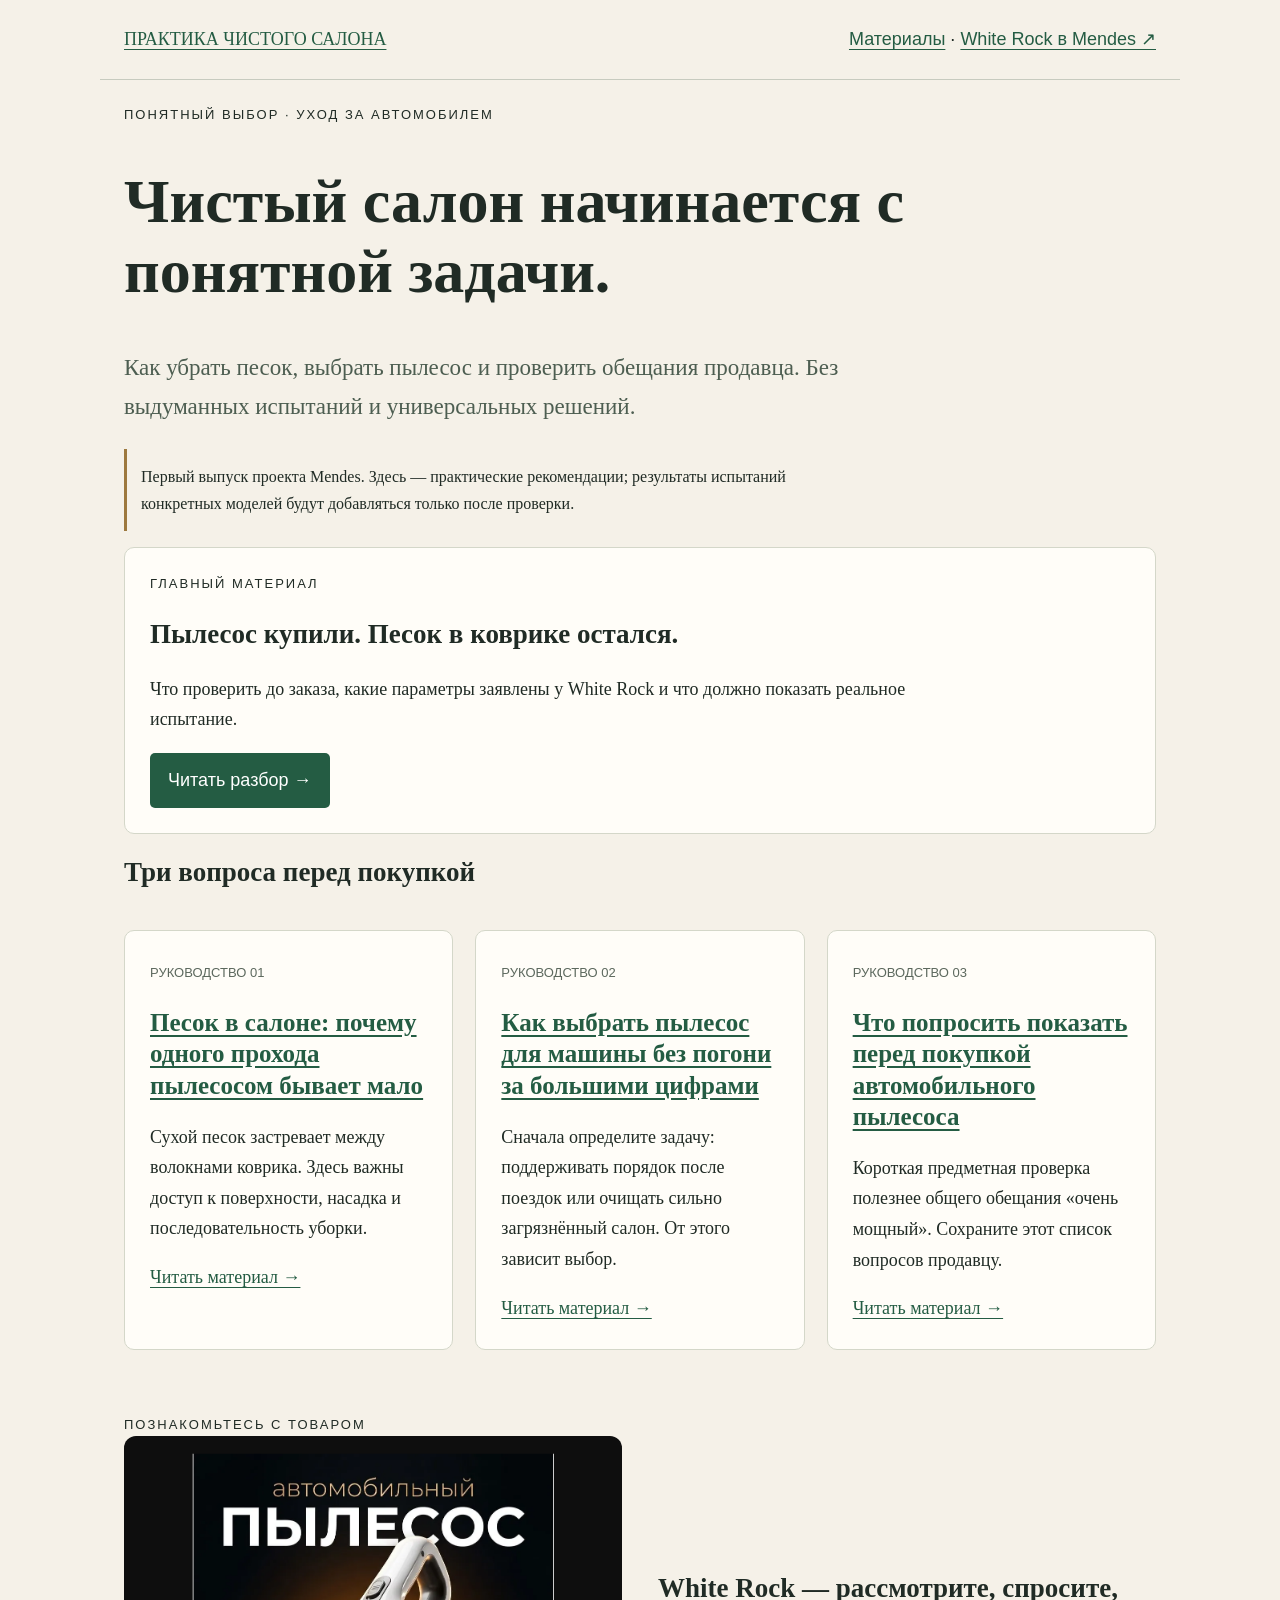
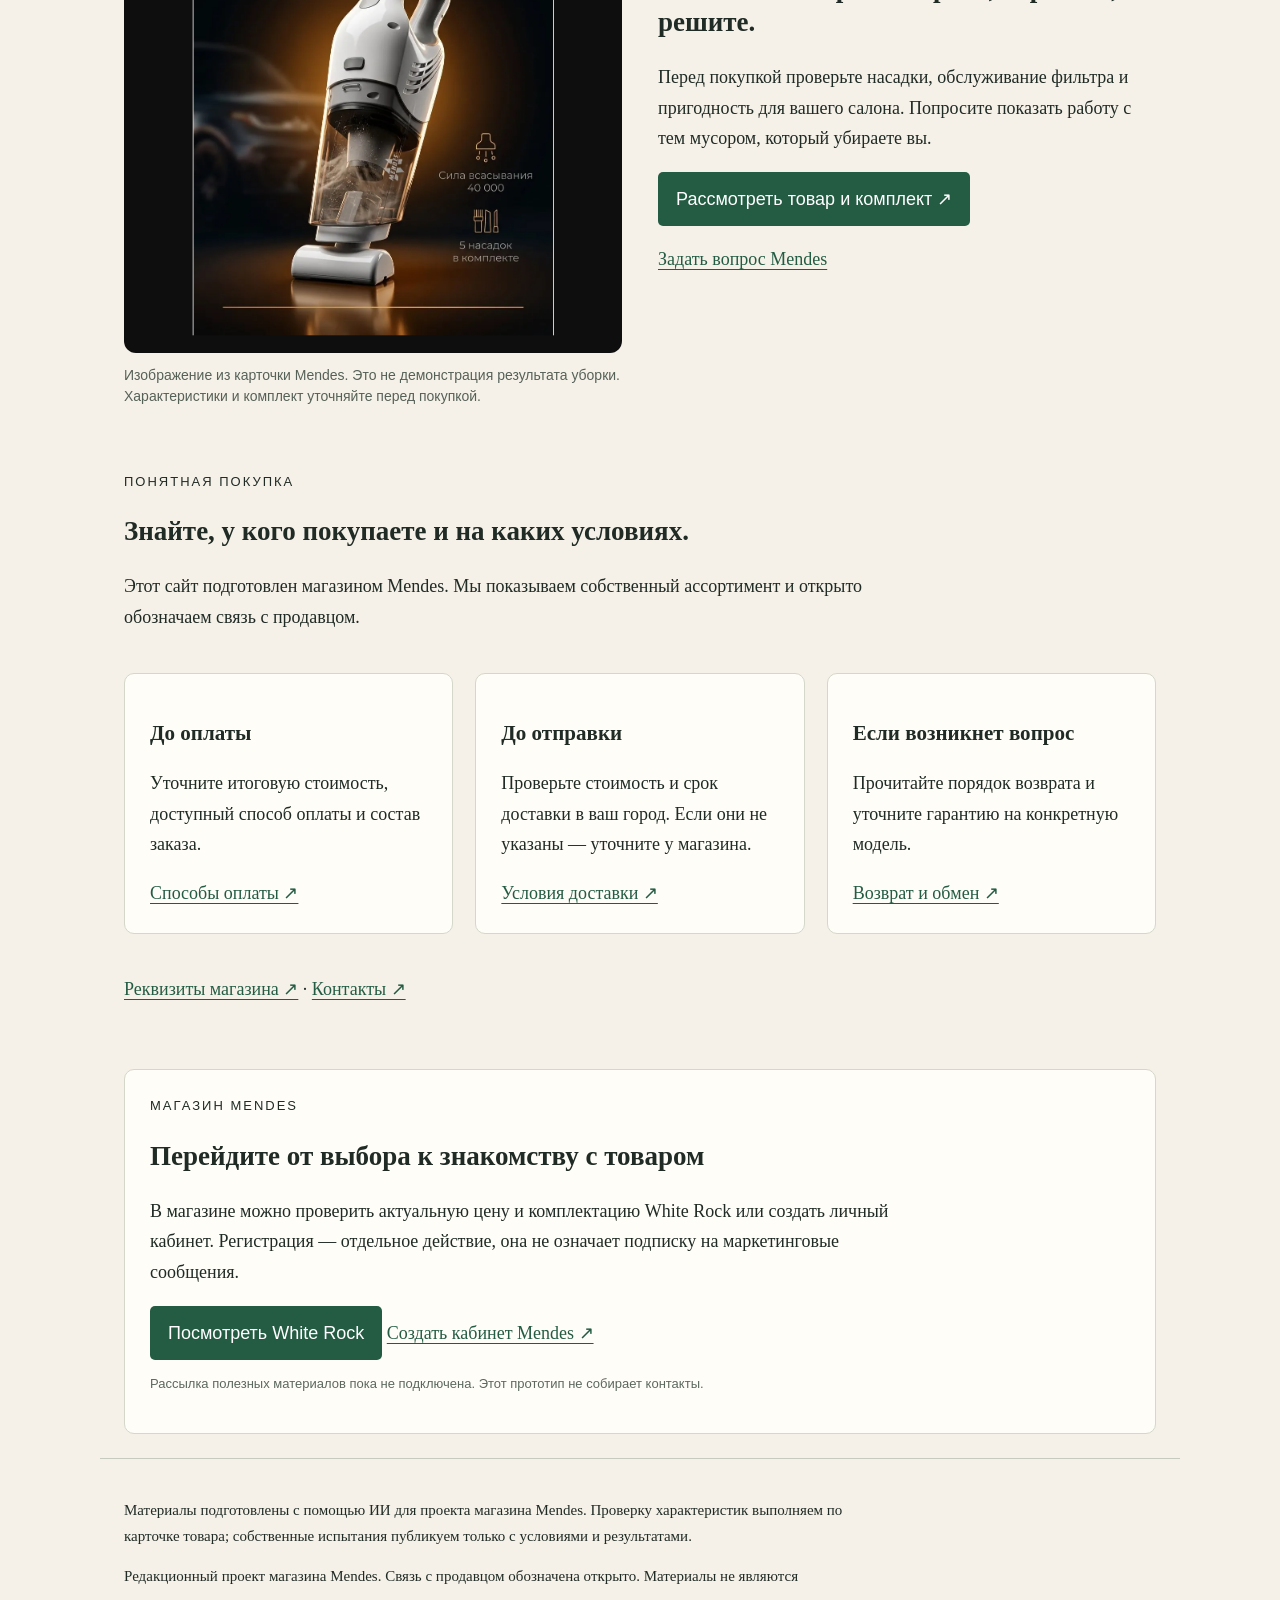
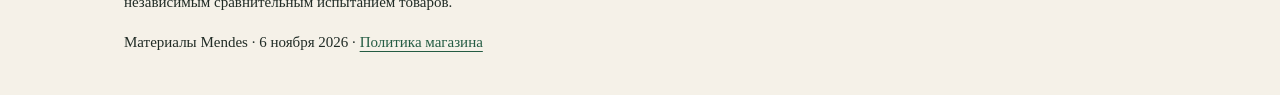
<file: index.html>
<!doctype html><html lang="ru"><head><meta charset="utf-8"><meta name="viewport" content="width=device-width,initial-scale=1"><meta name="robots" content="index,follow"><title>Практические руководства — Практика чистого салона</title><meta name="description" content="Практические материалы Mendes: выбор автомобильного пылесоса, уборка салона и вопросы перед покупкой White Rock."><link rel="stylesheet" href="style.css"><link rel="canonical" href="https://albertshagaldyan1-pixel.github.io/"><script type="application/ld+json">{"@context": "https://schema.org", "@type": "WebSite", "name": "Практические руководства — Практика чистого салона", "url": "https://albertshagaldyan1-pixel.github.io/", "inLanguage": "ru", "publisher": {"@type": "Organization", "name": "Mendes", "url": "https://mendesrus.ru"}}</script><meta name="yandex-verification" content="fab7b3c6da32a863"></head><body><header><a href="/">ПРАКТИКА ЧИСТОГО САЛОНА</a><nav><a href="/#materials">Материалы</a> · <a href="https://mendesrus.ru/pylesos-avtomobilnyy/whiterock01?utm_source=clean_salon&utm_medium=referral&utm_campaign=content_pilot">White Rock в Mendes ↗</a></nav></header><main><div class="eyebrow">Понятный выбор · Уход за автомобилем</div><h1>Чистый салон начинается с понятной задачи.</h1><p class="lead">Как убрать песок, выбрать пылесос и проверить обещания продавца. Без выдуманных испытаний и универсальных решений.</p><p class="note">Первый выпуск проекта Mendes. Здесь — практические рекомендации; результаты испытаний конкретных моделей будут добавляться только после проверки.</p><section class="cta"><div class="eyebrow">Главный материал</div><h2>Пылесос купили. Песок в коврике остался.</h2><p>Что проверить до заказа, какие параметры заявлены у White Rock и что должно показать реальное испытание.</p><a class="button" href="/pylesos-kupili-pesok-ostalsya.html">Читать разбор →</a></section><h2 id="materials">Три вопроса перед покупкой</h2><div class="grid"><article><span class="tag">РУКОВОДСТВО 01</span><h2><a href="/pesok-v-salone.html">Песок в салоне: почему одного прохода пылесосом бывает мало</a></h2><p>Сухой песок застревает между волокнами коврика. Здесь важны доступ к поверхности, насадка и последовательность уборки.</p><a href="/pesok-v-salone.html">Читать материал →</a></article><article><span class="tag">РУКОВОДСТВО 02</span><h2><a href="/vybor-pylesosa.html">Как выбрать пылесос для машины без погони за большими цифрами</a></h2><p>Сначала определите задачу: поддерживать порядок после поездок или очищать сильно загрязнённый салон. От этого зависит выбор.</p><a href="/vybor-pylesosa.html">Читать материал →</a></article><article><span class="tag">РУКОВОДСТВО 03</span><h2><a href="/proverka-pered-pokupkoy.html">Что попросить показать перед покупкой автомобильного пылесоса</a></h2><p>Короткая предметная проверка полезнее общего обещания «очень мощный». Сохраните этот список вопросов продавцу.</p><a href="/proverka-pered-pokupkoy.html">Читать материал →</a></article></div><section class="funnel" aria-labelledby="meet"><div class="eyebrow">Познакомьтесь с товаром</div><div class="product-intro"><figure><img src="assets/white-rock.png" width="1241" height="1288" loading="lazy" alt="White Rock: изображение пылесоса из материалов Mendes"><figcaption>Изображение из карточки Mendes. Это не демонстрация результата уборки. Характеристики и комплект уточняйте перед покупкой.</figcaption></figure><div><h2 id="meet">White Rock — рассмотрите, спросите, решите.</h2><p>Перед покупкой проверьте насадки, обслуживание фильтра и пригодность для вашего салона. Попросите показать работу с тем мусором, который убираете вы.</p><a class="button" href="https://mendesrus.ru/pylesos-avtomobilnyy/whiterock01?utm_source=clean_salon&amp;utm_medium=referral&amp;utm_campaign=content_pilot">Рассмотреть товар и комплект ↗</a><p><a href="https://mendesrus.ru/obratnaya-svyaz">Задать вопрос Mendes</a></p></div></div></section><section class="funnel" aria-labelledby="trust"><div class="eyebrow">Понятная покупка</div><h2 id="trust">Знайте, у кого покупаете и на каких условиях.</h2><p>Этот сайт подготовлен магазином Mendes. Мы показываем собственный ассортимент и открыто обозначаем связь с продавцом.</p><div class="grid"><article><h3>До оплаты</h3><p>Уточните итоговую стоимость, доступный способ оплаты и состав заказа.</p><a href="https://mendesrus.ru/oplata">Способы оплаты ↗</a></article><article><h3>До отправки</h3><p>Проверьте стоимость и срок доставки в ваш город. Если они не указаны — уточните у магазина.</p><a href="https://mendesrus.ru/dostavka">Условия доставки ↗</a></article><article><h3>Если возникнет вопрос</h3><p>Прочитайте порядок возврата и уточните гарантию на конкретную модель.</p><a href="https://mendesrus.ru/vozvrat">Возврат и обмен ↗</a></article></div><p><a href="https://mendesrus.ru/rekvizity">Реквизиты магазина ↗</a> · <a href="https://mendesrus.ru/kontakty">Контакты ↗</a></p></section><aside class="cta"><div class="eyebrow">Магазин Mendes</div><h2>Перейдите от выбора к знакомству с товаром</h2><p>В магазине можно проверить актуальную цену и комплектацию White Rock или создать личный кабинет. Регистрация — отдельное действие, она не означает подписку на маркетинговые сообщения.</p><a class="button" href="https://mendesrus.ru/pylesos-avtomobilnyy/whiterock01?utm_source=clean_salon&utm_medium=referral&utm_campaign=content_pilot">Посмотреть White Rock</a> <a href="https://mendesrus.ru/account/register?utm_source=clean_salon&utm_medium=referral&utm_campaign=content_pilot">Создать кабинет Mendes ↗</a><p class="tag">Рассылка полезных материалов пока не подключена. Этот прототип не собирает контакты.</p></aside></main><footer><p>Материалы подготовлены с помощью ИИ для проекта магазина Mendes. Проверку характеристик выполняем по карточке товара; собственные испытания публикуем только с условиями и результатами.</p><p>Редакционный проект магазина Mendes. Связь с продавцом обозначена открыто. Материалы не являются независимым сравнительным испытанием товаров.</p><p>Материалы Mendes · 6 ноября 2026 · <a href="https://mendesrus.ru/politika-konfidencialnosti">Политика магазина</a></p></footer></body></html>
</file>
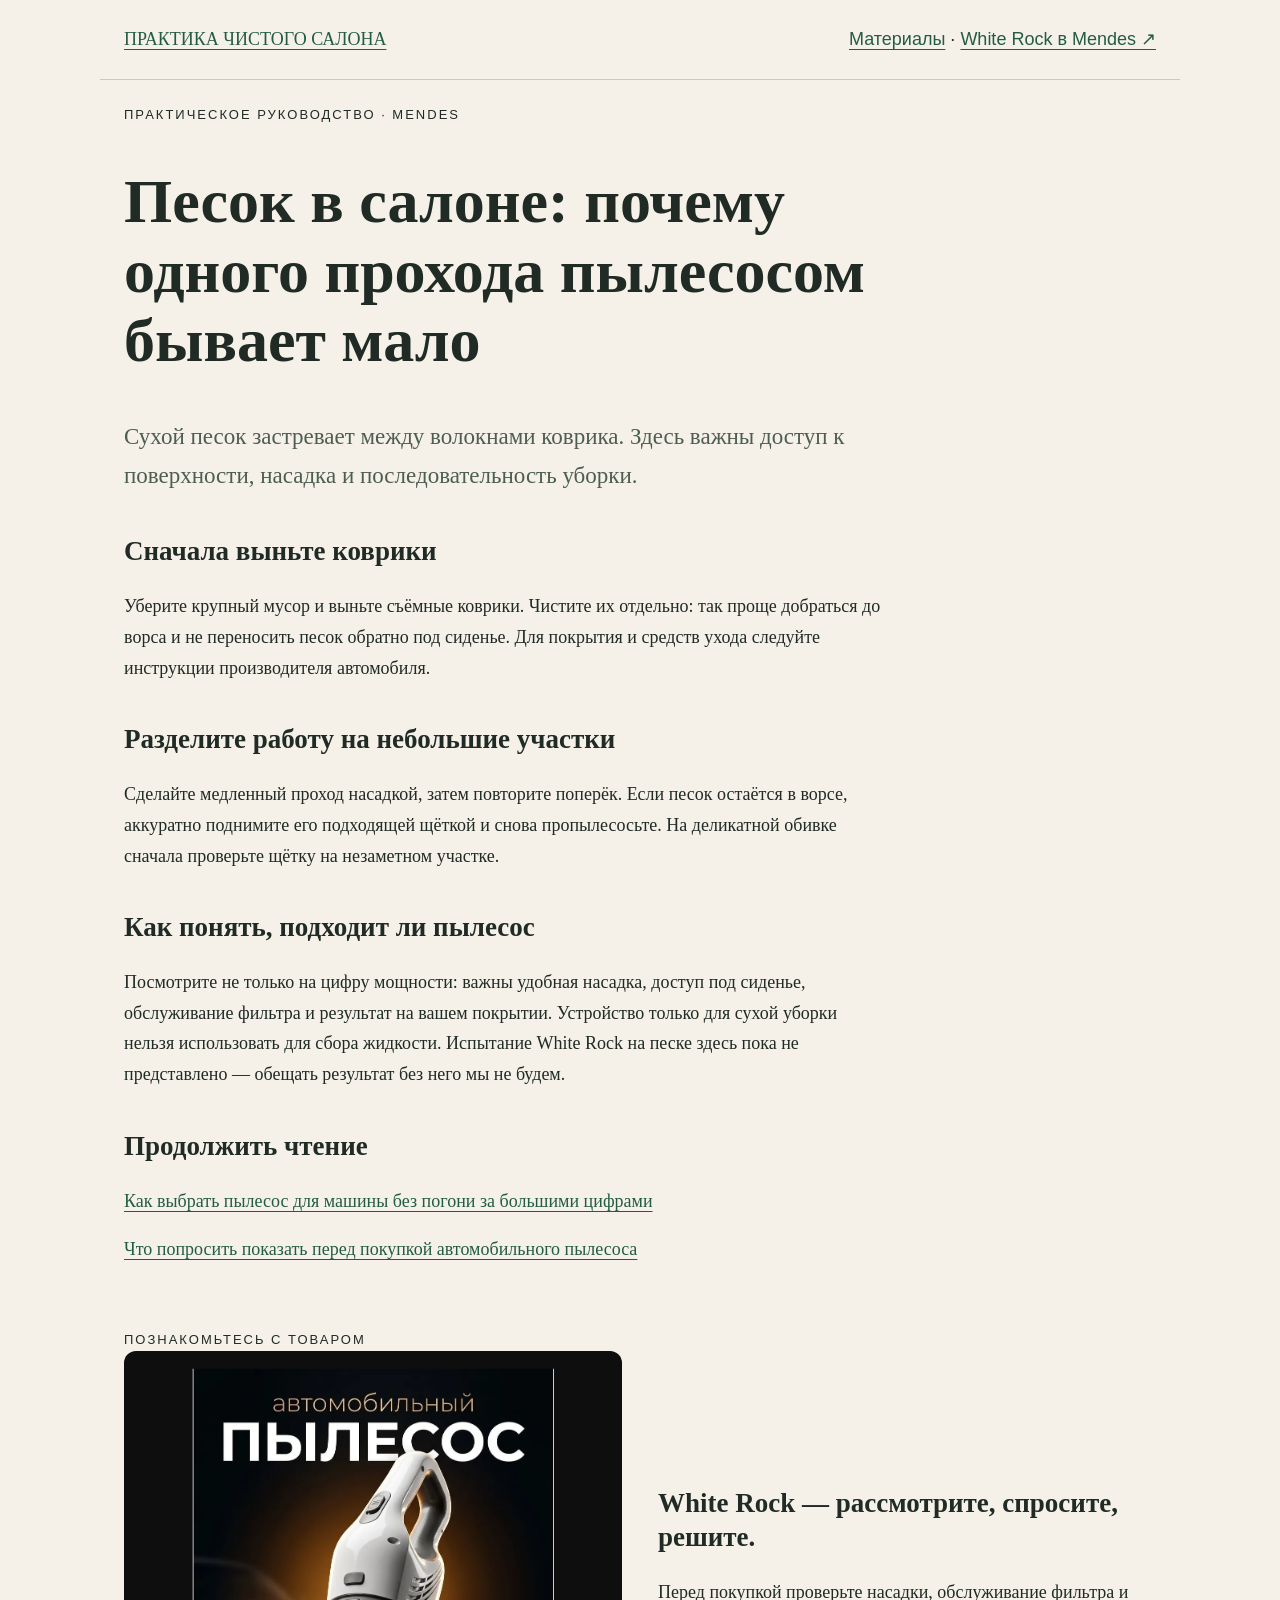
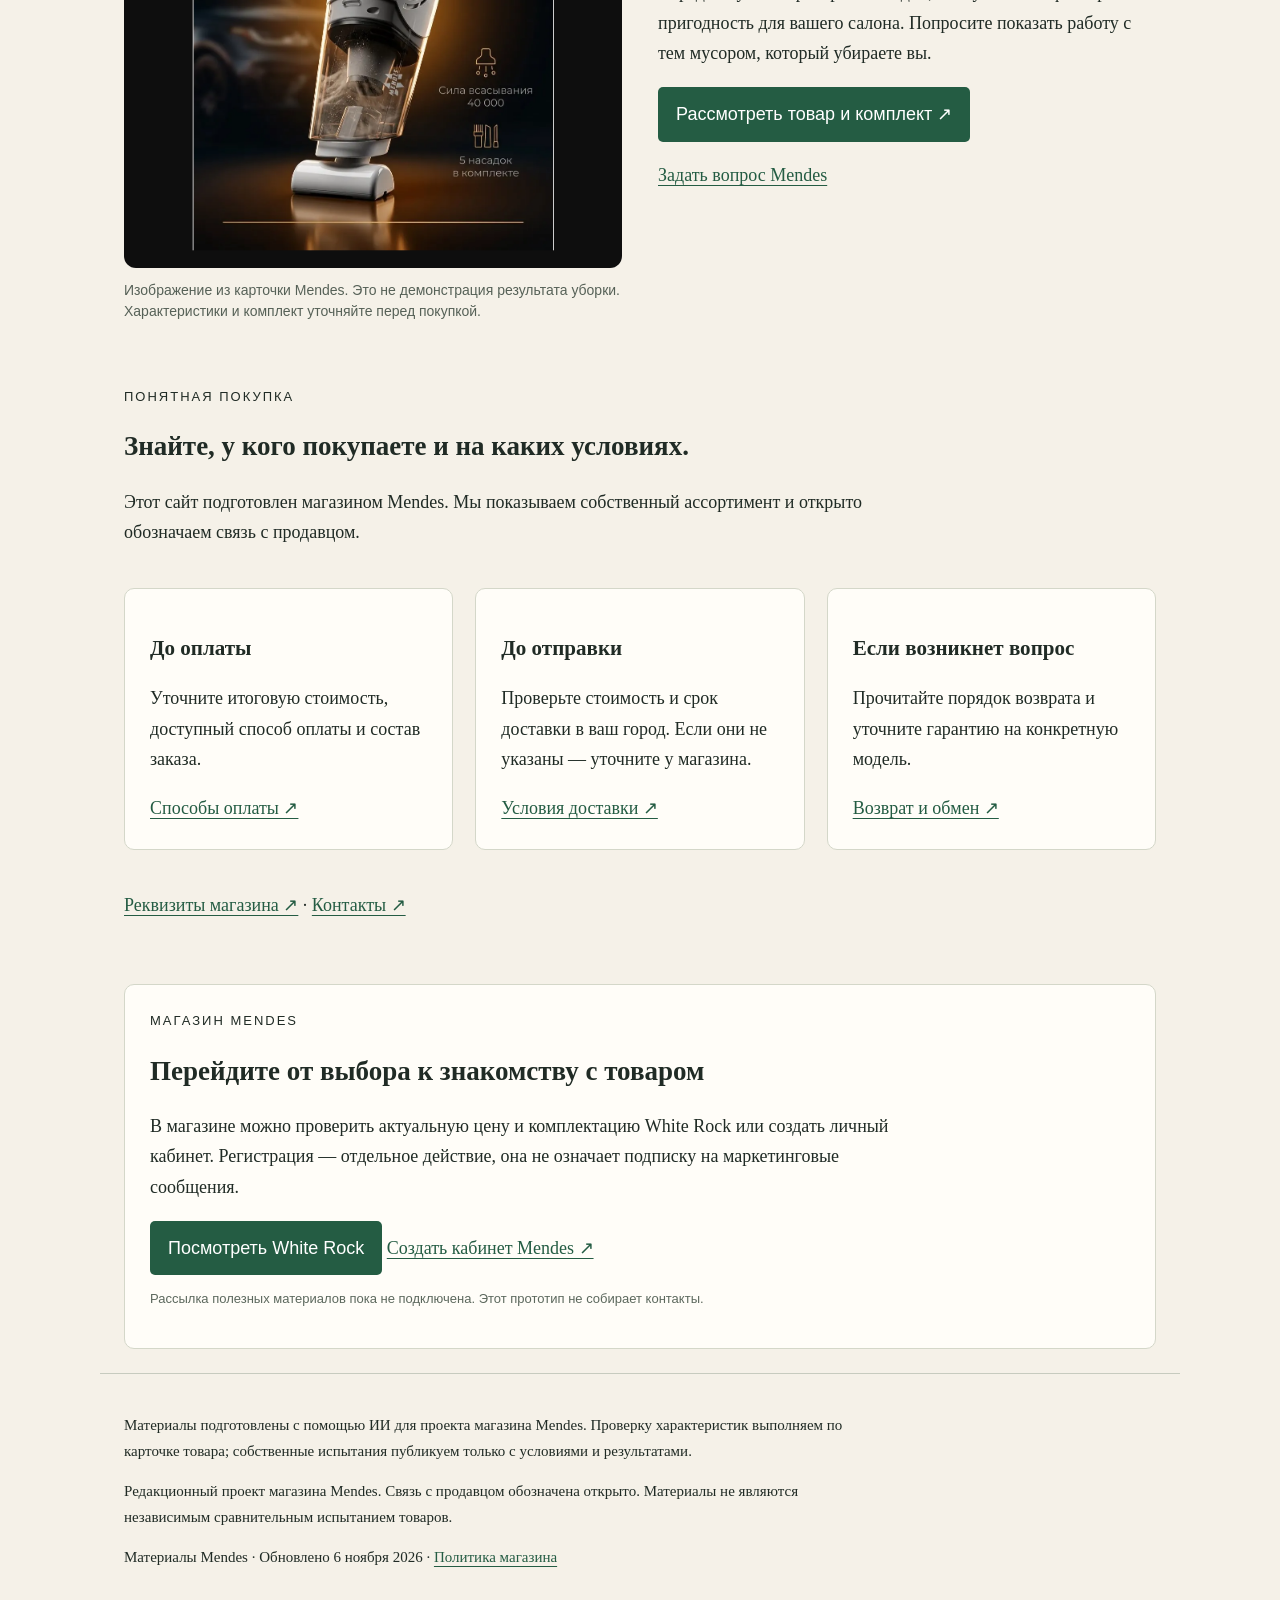
<file: pesok-v-salone.html>
<!doctype html><html lang="ru"><head><meta charset="utf-8"><meta name="viewport" content="width=device-width,initial-scale=1"><meta name="robots" content="index,follow"><title>Песок в салоне: почему одного прохода пылесосом бывает мало — Практика чистого салона</title><meta name="description" content="Как убрать сухой песок из автомобильного коврика: последовательность уборки, выбор насадки и проверка результата."><link rel="stylesheet" href="style.css"><link rel="canonical" href="https://albertshagaldyan1-pixel.github.io/pesok-v-salone.html"><script type="application/ld+json">{"@context": "https://schema.org", "@type": "Article", "name": "Песок в салоне: почему одного прохода пылесосом бывает мало — Практика чистого салона", "url": "https://albertshagaldyan1-pixel.github.io/pesok-v-salone.html", "inLanguage": "ru", "publisher": {"@type": "Organization", "name": "Mendes", "url": "https://mendesrus.ru"}, "headline": "Песок в салоне: почему одного прохода пылесосом бывает мало", "author": {"@type": "Organization", "name": "Редакция Mendes"}, "mainEntityOfPage": "https://albertshagaldyan1-pixel.github.io/pesok-v-salone.html", "dateModified": "2026-11-06"}</script></head><body><header><a href="/">ПРАКТИКА ЧИСТОГО САЛОНА</a><nav><a href="/#materials">Материалы</a> · <a href="https://mendesrus.ru/pylesos-avtomobilnyy/whiterock01?utm_source=clean_salon&utm_medium=referral&utm_campaign=content_pilot">White Rock в Mendes ↗</a></nav></header><main><div class="reading"><div class="eyebrow">Практическое руководство · Mendes</div><h1>Песок в салоне: почему одного прохода пылесосом бывает мало</h1><p class="lead">Сухой песок застревает между волокнами коврика. Здесь важны доступ к поверхности, насадка и последовательность уборки.</p><section><h2>Сначала выньте коврики</h2><p>Уберите крупный мусор и выньте съёмные коврики. Чистите их отдельно: так проще добраться до ворса и не переносить песок обратно под сиденье. Для покрытия и средств ухода следуйте инструкции производителя автомобиля.</p></section><section><h2>Разделите работу на небольшие участки</h2><p>Сделайте медленный проход насадкой, затем повторите поперёк. Если песок остаётся в ворсе, аккуратно поднимите его подходящей щёткой и снова пропылесосьте. На деликатной обивке сначала проверьте щётку на незаметном участке.</p></section><section><h2>Как понять, подходит ли пылесос</h2><p>Посмотрите не только на цифру мощности: важны удобная насадка, доступ под сиденье, обслуживание фильтра и результат на вашем покрытии. Устройство только для сухой уборки нельзя использовать для сбора жидкости. Испытание White Rock на песке здесь пока не представлено — обещать результат без него мы не будем.</p></section><h2>Продолжить чтение</h2><p><a href="/vybor-pylesosa.html">Как выбрать пылесос для машины без погони за большими цифрами</a></p><p><a href="/proverka-pered-pokupkoy.html">Что попросить показать перед покупкой автомобильного пылесоса</a></p></div><section class="funnel" aria-labelledby="meet"><div class="eyebrow">Познакомьтесь с товаром</div><div class="product-intro"><figure><img src="assets/white-rock.png" width="1241" height="1288" loading="lazy" alt="White Rock: изображение пылесоса из материалов Mendes"><figcaption>Изображение из карточки Mendes. Это не демонстрация результата уборки. Характеристики и комплект уточняйте перед покупкой.</figcaption></figure><div><h2 id="meet">White Rock — рассмотрите, спросите, решите.</h2><p>Перед покупкой проверьте насадки, обслуживание фильтра и пригодность для вашего салона. Попросите показать работу с тем мусором, который убираете вы.</p><a class="button" href="https://mendesrus.ru/pylesos-avtomobilnyy/whiterock01?utm_source=clean_salon&amp;utm_medium=referral&amp;utm_campaign=content_pilot">Рассмотреть товар и комплект ↗</a><p><a href="https://mendesrus.ru/obratnaya-svyaz">Задать вопрос Mendes</a></p></div></div></section><section class="funnel" aria-labelledby="trust"><div class="eyebrow">Понятная покупка</div><h2 id="trust">Знайте, у кого покупаете и на каких условиях.</h2><p>Этот сайт подготовлен магазином Mendes. Мы показываем собственный ассортимент и открыто обозначаем связь с продавцом.</p><div class="grid"><article><h3>До оплаты</h3><p>Уточните итоговую стоимость, доступный способ оплаты и состав заказа.</p><a href="https://mendesrus.ru/oplata">Способы оплаты ↗</a></article><article><h3>До отправки</h3><p>Проверьте стоимость и срок доставки в ваш город. Если они не указаны — уточните у магазина.</p><a href="https://mendesrus.ru/dostavka">Условия доставки ↗</a></article><article><h3>Если возникнет вопрос</h3><p>Прочитайте порядок возврата и уточните гарантию на конкретную модель.</p><a href="https://mendesrus.ru/vozvrat">Возврат и обмен ↗</a></article></div><p><a href="https://mendesrus.ru/rekvizity">Реквизиты магазина ↗</a> · <a href="https://mendesrus.ru/kontakty">Контакты ↗</a></p></section><aside class="cta"><div class="eyebrow">Магазин Mendes</div><h2>Перейдите от выбора к знакомству с товаром</h2><p>В магазине можно проверить актуальную цену и комплектацию White Rock или создать личный кабинет. Регистрация — отдельное действие, она не означает подписку на маркетинговые сообщения.</p><a class="button" href="https://mendesrus.ru/pylesos-avtomobilnyy/whiterock01?utm_source=clean_salon&utm_medium=referral&utm_campaign=content_pilot">Посмотреть White Rock</a> <a href="https://mendesrus.ru/account/register?utm_source=clean_salon&utm_medium=referral&utm_campaign=content_pilot">Создать кабинет Mendes ↗</a><p class="tag">Рассылка полезных материалов пока не подключена. Этот прототип не собирает контакты.</p></aside></main><footer><p>Материалы подготовлены с помощью ИИ для проекта магазина Mendes. Проверку характеристик выполняем по карточке товара; собственные испытания публикуем только с условиями и результатами.</p><p>Редакционный проект магазина Mendes. Связь с продавцом обозначена открыто. Материалы не являются независимым сравнительным испытанием товаров.</p><p>Материалы Mendes · Обновлено 6 ноября 2026 · <a href="https://mendesrus.ru/politika-konfidencialnosti">Политика магазина</a></p></footer></body></html>
</file>
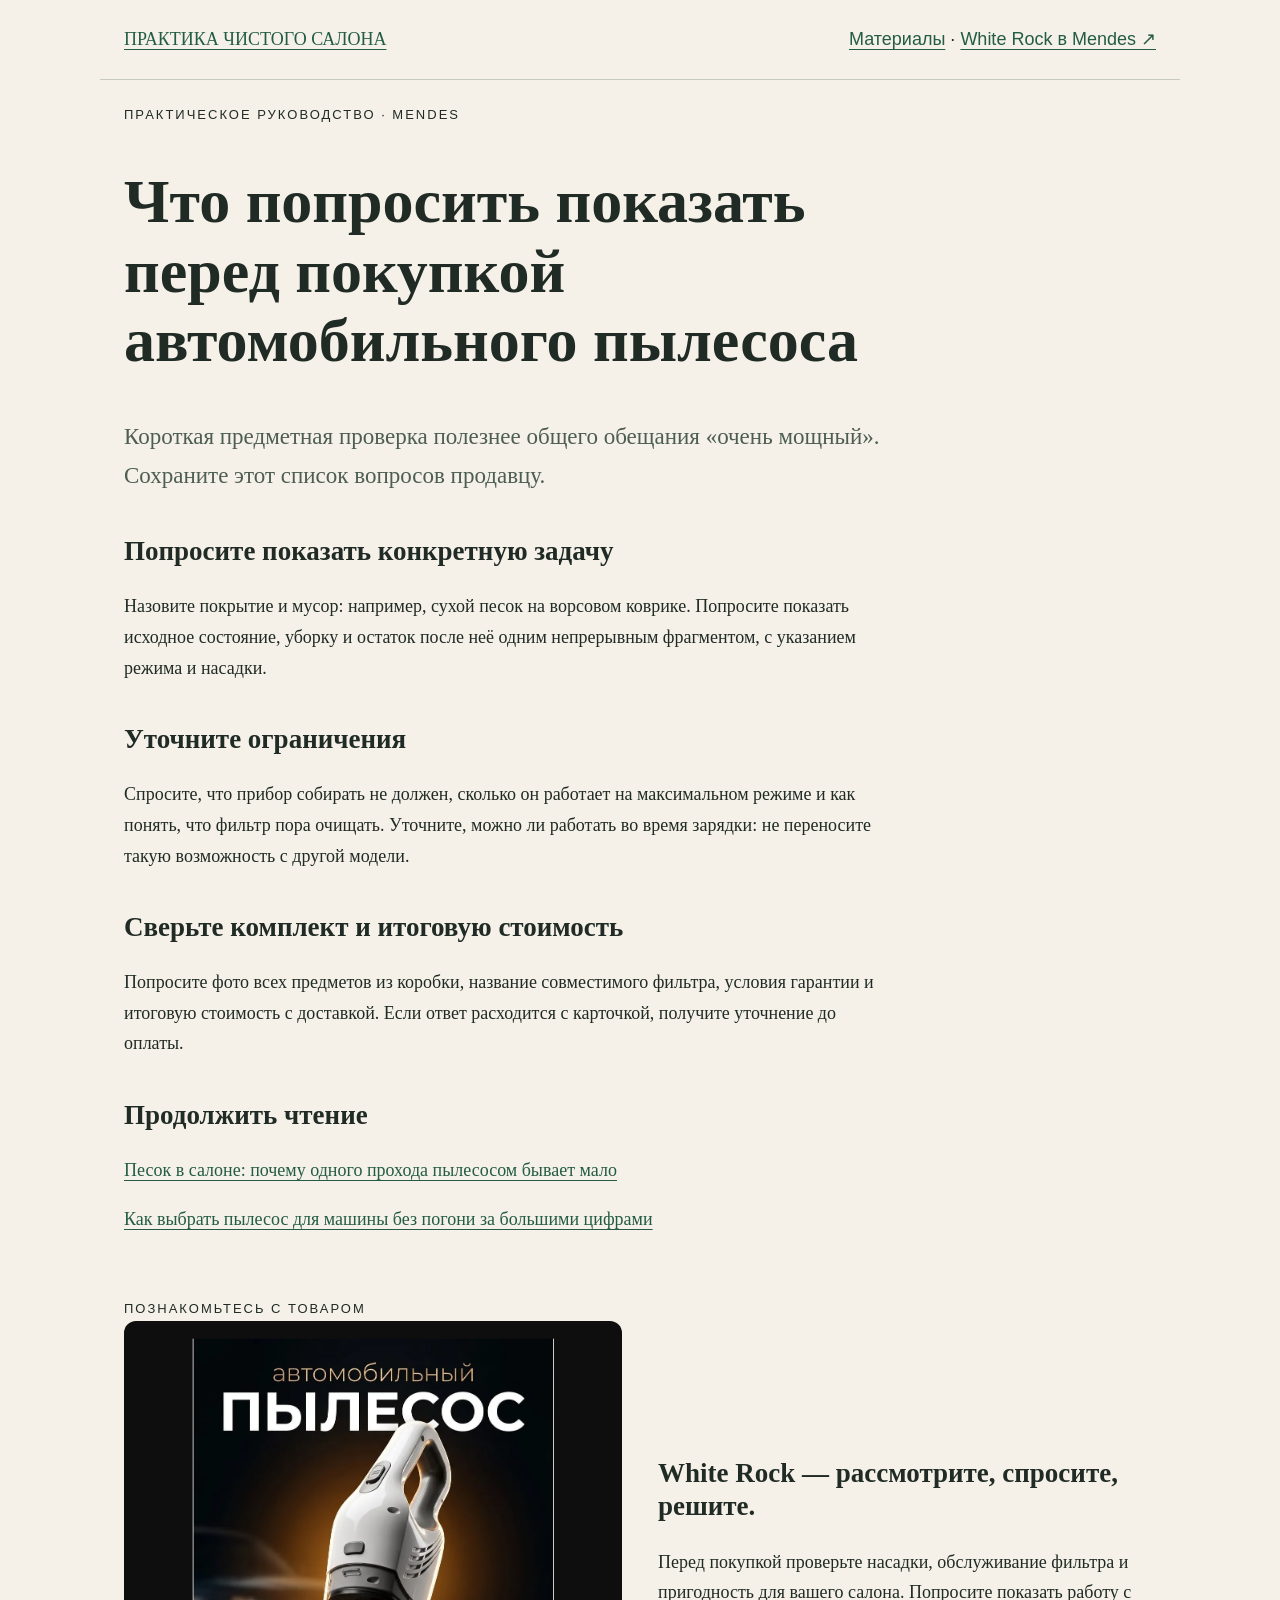
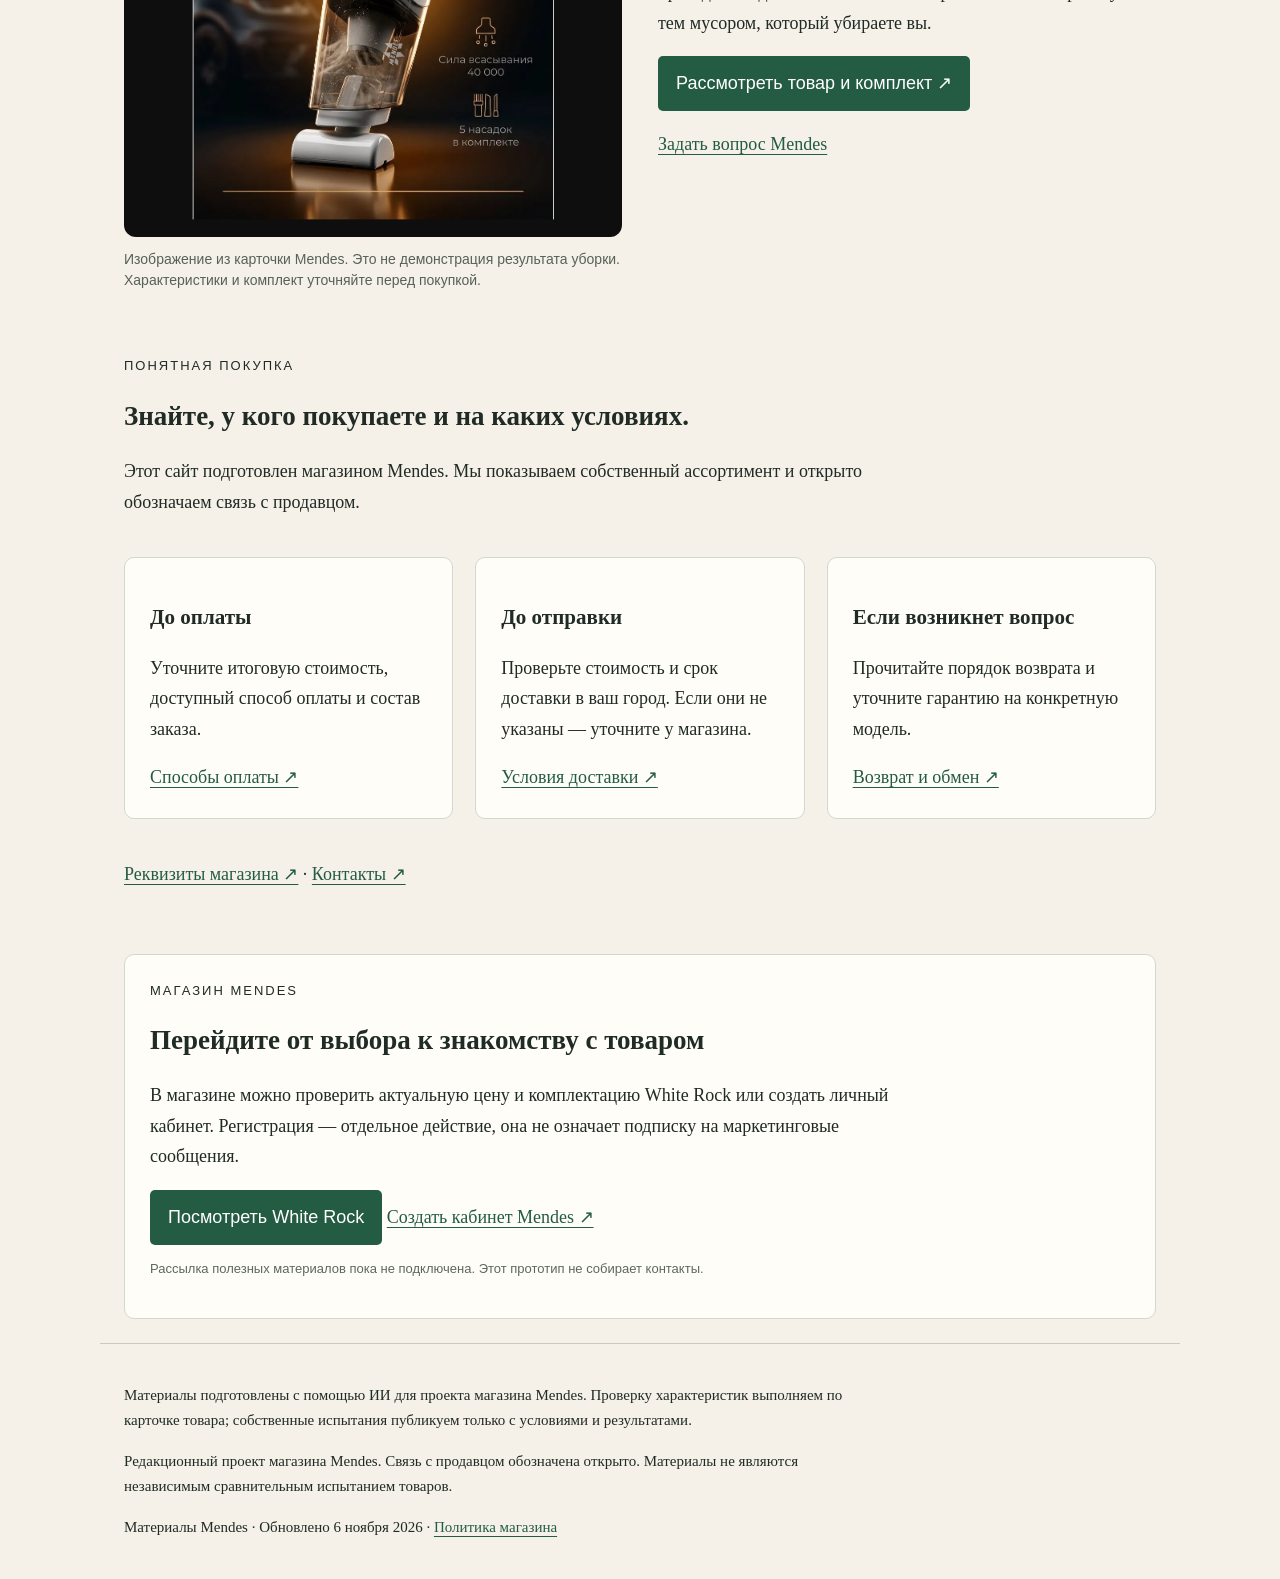
<file: proverka-pered-pokupkoy.html>
<!doctype html><html lang="ru"><head><meta charset="utf-8"><meta name="viewport" content="width=device-width,initial-scale=1"><meta name="robots" content="index,follow"><title>Что попросить показать перед покупкой автомобильного пылесоса — Практика чистого салона</title><meta name="description" content="Что спросить перед покупкой автопылесоса: демонстрация, ограничения, насадки, фильтры и итоговая стоимость."><link rel="stylesheet" href="style.css"><link rel="canonical" href="https://albertshagaldyan1-pixel.github.io/proverka-pered-pokupkoy.html"><script type="application/ld+json">{"@context": "https://schema.org", "@type": "Article", "name": "Что попросить показать перед покупкой автомобильного пылесоса — Практика чистого салона", "url": "https://albertshagaldyan1-pixel.github.io/proverka-pered-pokupkoy.html", "inLanguage": "ru", "publisher": {"@type": "Organization", "name": "Mendes", "url": "https://mendesrus.ru"}, "headline": "Что попросить показать перед покупкой автомобильного пылесоса", "author": {"@type": "Organization", "name": "Редакция Mendes"}, "mainEntityOfPage": "https://albertshagaldyan1-pixel.github.io/proverka-pered-pokupkoy.html", "dateModified": "2026-11-06"}</script></head><body><header><a href="/">ПРАКТИКА ЧИСТОГО САЛОНА</a><nav><a href="/#materials">Материалы</a> · <a href="https://mendesrus.ru/pylesos-avtomobilnyy/whiterock01?utm_source=clean_salon&utm_medium=referral&utm_campaign=content_pilot">White Rock в Mendes ↗</a></nav></header><main><div class="reading"><div class="eyebrow">Практическое руководство · Mendes</div><h1>Что попросить показать перед покупкой автомобильного пылесоса</h1><p class="lead">Короткая предметная проверка полезнее общего обещания «очень мощный». Сохраните этот список вопросов продавцу.</p><section><h2>Попросите показать конкретную задачу</h2><p>Назовите покрытие и мусор: например, сухой песок на ворсовом коврике. Попросите показать исходное состояние, уборку и остаток после неё одним непрерывным фрагментом, с указанием режима и насадки.</p></section><section><h2>Уточните ограничения</h2><p>Спросите, что прибор собирать не должен, сколько он работает на максимальном режиме и как понять, что фильтр пора очищать. Уточните, можно ли работать во время зарядки: не переносите такую возможность с другой модели.</p></section><section><h2>Сверьте комплект и итоговую стоимость</h2><p>Попросите фото всех предметов из коробки, название совместимого фильтра, условия гарантии и итоговую стоимость с доставкой. Если ответ расходится с карточкой, получите уточнение до оплаты.</p></section><h2>Продолжить чтение</h2><p><a href="/pesok-v-salone.html">Песок в салоне: почему одного прохода пылесосом бывает мало</a></p><p><a href="/vybor-pylesosa.html">Как выбрать пылесос для машины без погони за большими цифрами</a></p></div><section class="funnel" aria-labelledby="meet"><div class="eyebrow">Познакомьтесь с товаром</div><div class="product-intro"><figure><img src="assets/white-rock.png" width="1241" height="1288" loading="lazy" alt="White Rock: изображение пылесоса из материалов Mendes"><figcaption>Изображение из карточки Mendes. Это не демонстрация результата уборки. Характеристики и комплект уточняйте перед покупкой.</figcaption></figure><div><h2 id="meet">White Rock — рассмотрите, спросите, решите.</h2><p>Перед покупкой проверьте насадки, обслуживание фильтра и пригодность для вашего салона. Попросите показать работу с тем мусором, который убираете вы.</p><a class="button" href="https://mendesrus.ru/pylesos-avtomobilnyy/whiterock01?utm_source=clean_salon&amp;utm_medium=referral&amp;utm_campaign=content_pilot">Рассмотреть товар и комплект ↗</a><p><a href="https://mendesrus.ru/obratnaya-svyaz">Задать вопрос Mendes</a></p></div></div></section><section class="funnel" aria-labelledby="trust"><div class="eyebrow">Понятная покупка</div><h2 id="trust">Знайте, у кого покупаете и на каких условиях.</h2><p>Этот сайт подготовлен магазином Mendes. Мы показываем собственный ассортимент и открыто обозначаем связь с продавцом.</p><div class="grid"><article><h3>До оплаты</h3><p>Уточните итоговую стоимость, доступный способ оплаты и состав заказа.</p><a href="https://mendesrus.ru/oplata">Способы оплаты ↗</a></article><article><h3>До отправки</h3><p>Проверьте стоимость и срок доставки в ваш город. Если они не указаны — уточните у магазина.</p><a href="https://mendesrus.ru/dostavka">Условия доставки ↗</a></article><article><h3>Если возникнет вопрос</h3><p>Прочитайте порядок возврата и уточните гарантию на конкретную модель.</p><a href="https://mendesrus.ru/vozvrat">Возврат и обмен ↗</a></article></div><p><a href="https://mendesrus.ru/rekvizity">Реквизиты магазина ↗</a> · <a href="https://mendesrus.ru/kontakty">Контакты ↗</a></p></section><aside class="cta"><div class="eyebrow">Магазин Mendes</div><h2>Перейдите от выбора к знакомству с товаром</h2><p>В магазине можно проверить актуальную цену и комплектацию White Rock или создать личный кабинет. Регистрация — отдельное действие, она не означает подписку на маркетинговые сообщения.</p><a class="button" href="https://mendesrus.ru/pylesos-avtomobilnyy/whiterock01?utm_source=clean_salon&utm_medium=referral&utm_campaign=content_pilot">Посмотреть White Rock</a> <a href="https://mendesrus.ru/account/register?utm_source=clean_salon&utm_medium=referral&utm_campaign=content_pilot">Создать кабинет Mendes ↗</a><p class="tag">Рассылка полезных материалов пока не подключена. Этот прототип не собирает контакты.</p></aside></main><footer><p>Материалы подготовлены с помощью ИИ для проекта магазина Mendes. Проверку характеристик выполняем по карточке товара; собственные испытания публикуем только с условиями и результатами.</p><p>Редакционный проект магазина Mendes. Связь с продавцом обозначена открыто. Материалы не являются независимым сравнительным испытанием товаров.</p><p>Материалы Mendes · Обновлено 6 ноября 2026 · <a href="https://mendesrus.ru/politika-konfidencialnosti">Политика магазина</a></p></footer></body></html>
</file>
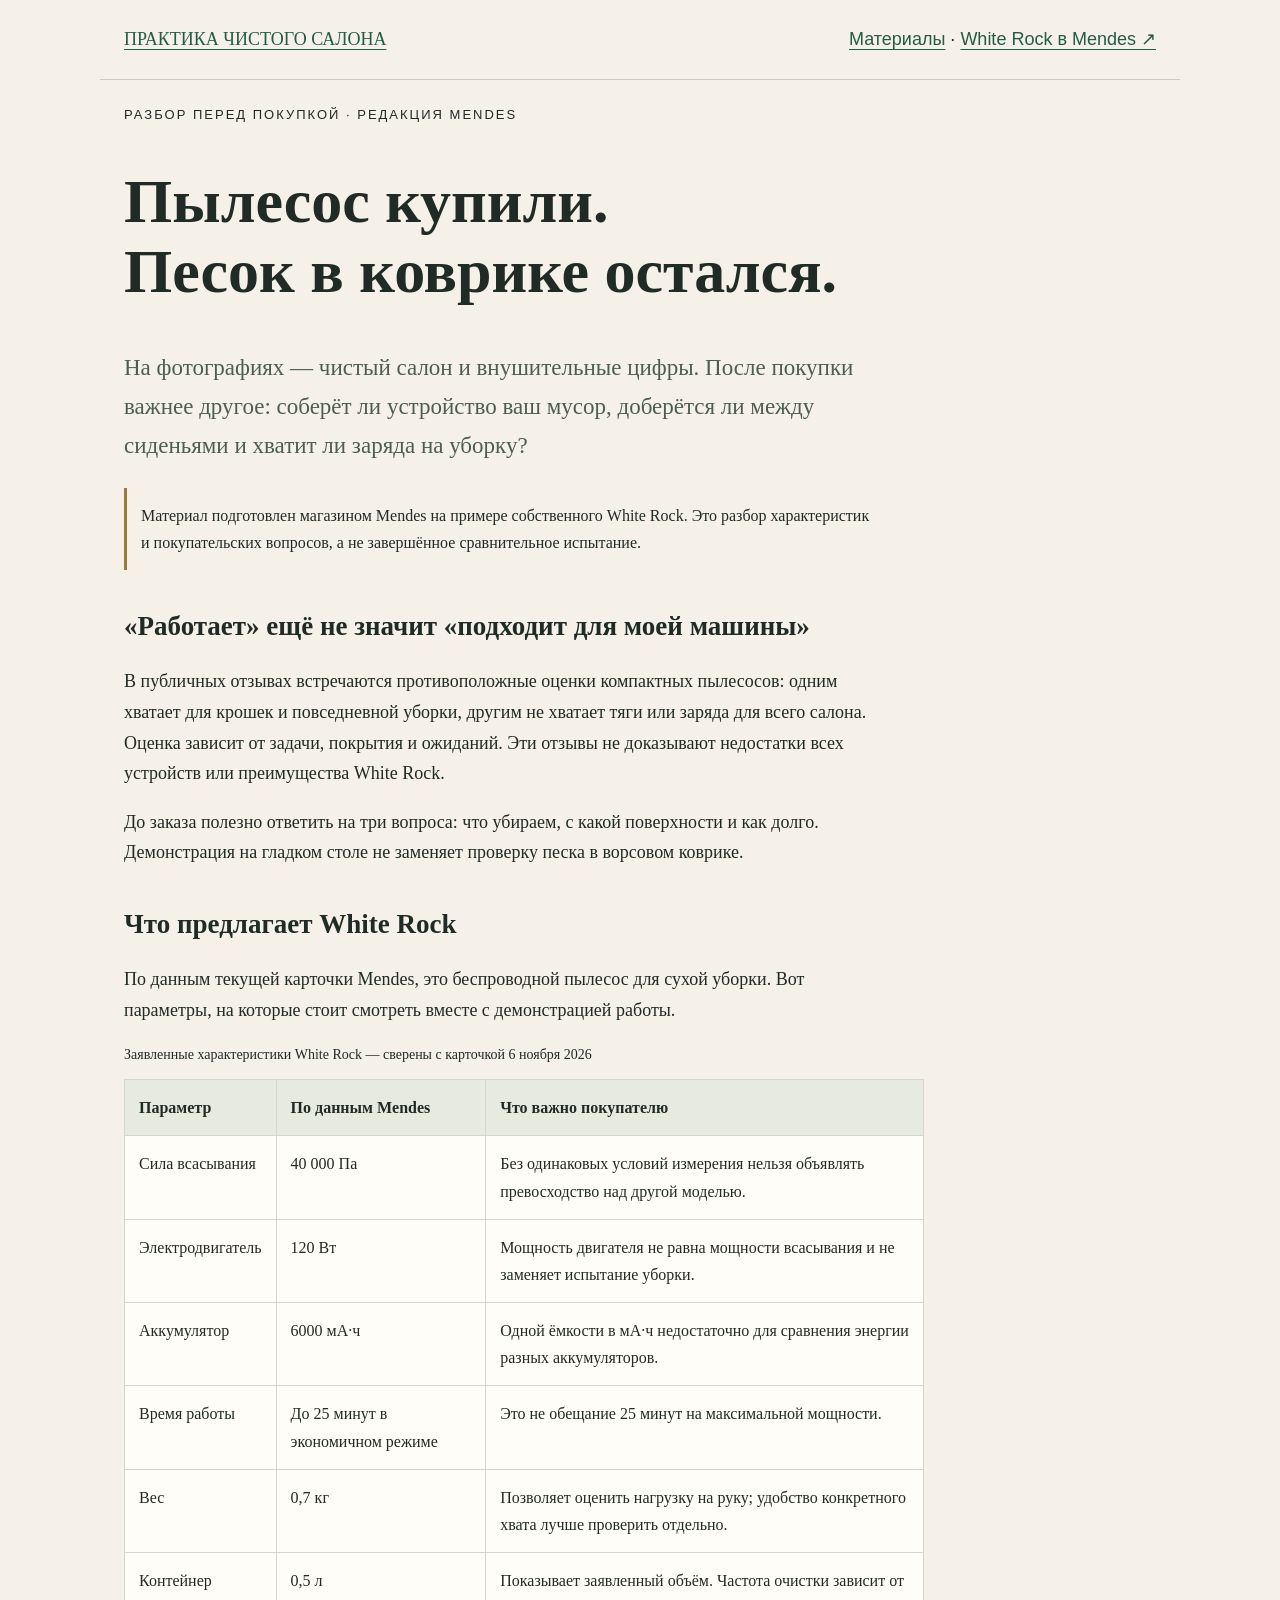
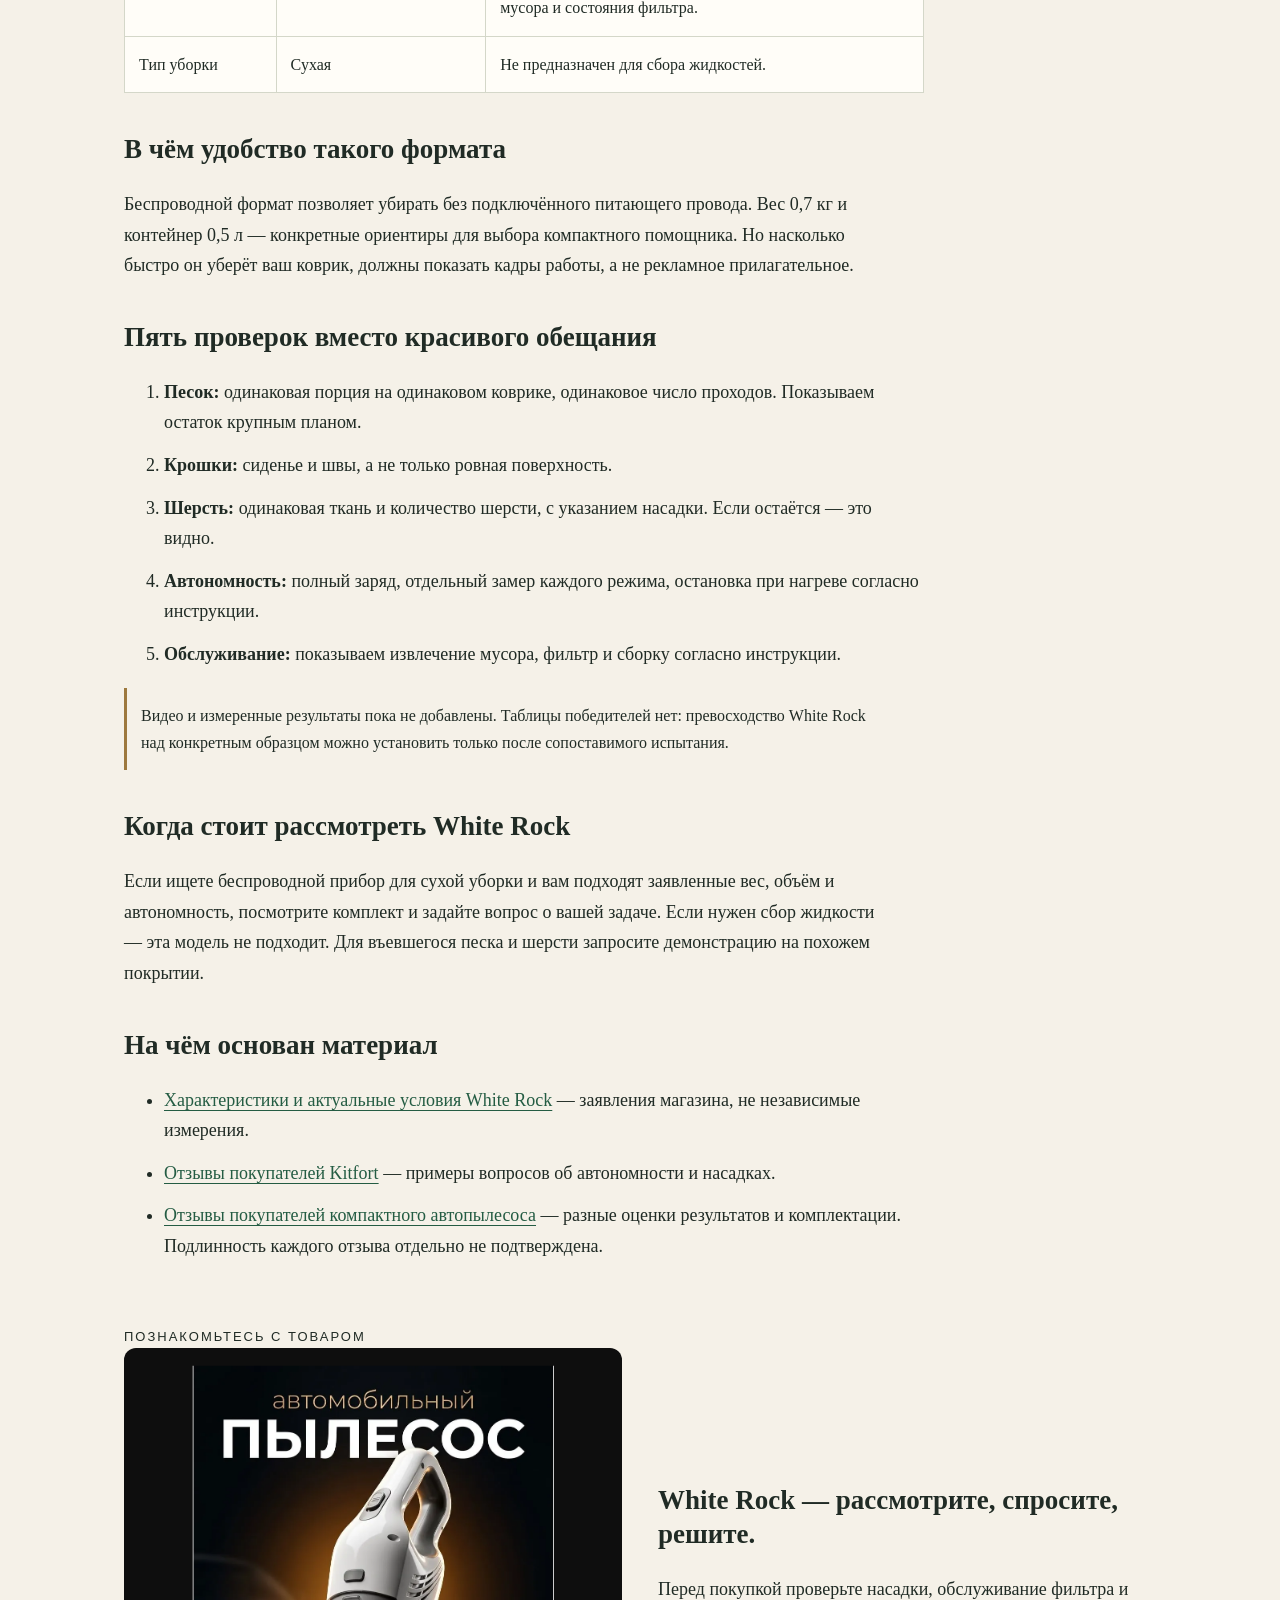
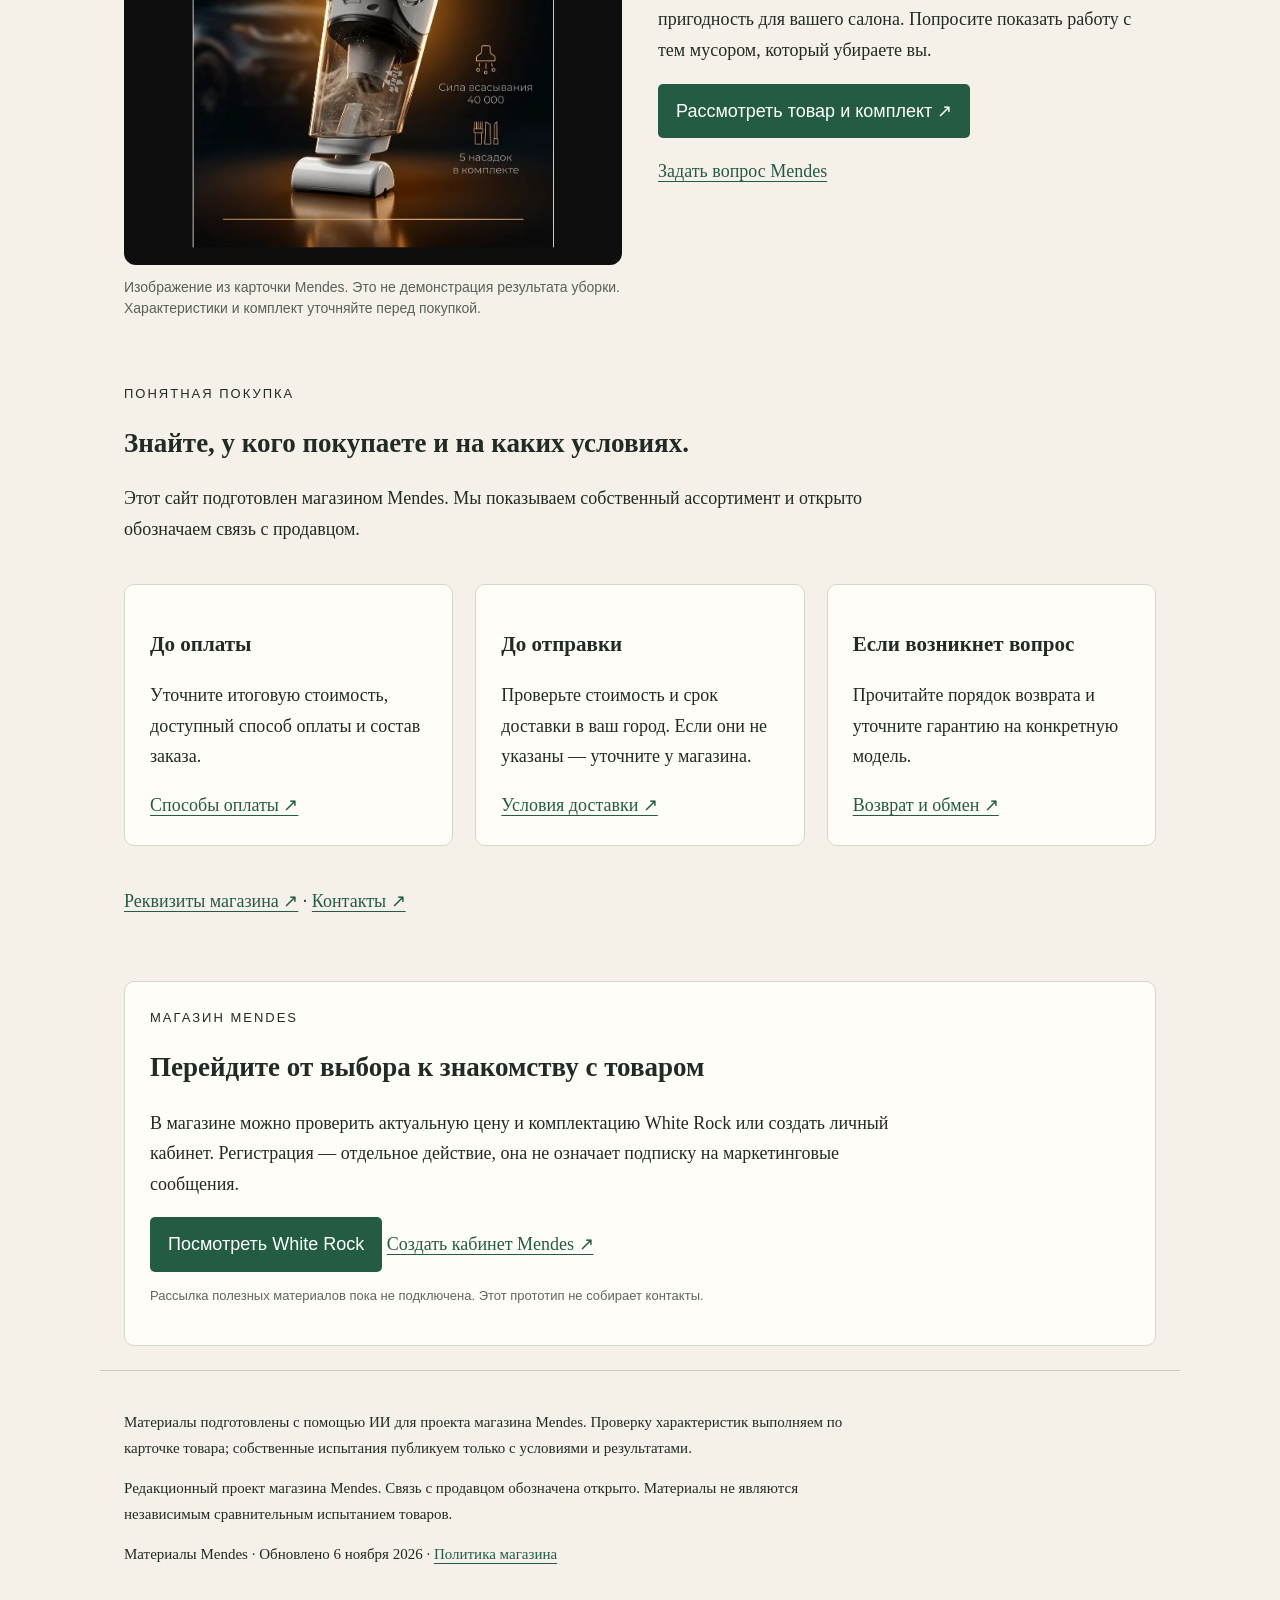
<file: pylesos-kupili-pesok-ostalsya.html>
<!doctype html><html lang="ru"><head><meta charset="utf-8"><meta name="viewport" content="width=device-width,initial-scale=1"><meta name="robots" content="index,follow"><title>Почему автопылесос не убирает песок: разбираем выбор и White Rock</title><meta name="description" content="Почему автопылесос может не убирать песок: вопросы перед покупкой, заявленные характеристики White Rock и план испытаний."><link rel="stylesheet" href="style.css"><link rel="canonical" href="https://albertshagaldyan1-pixel.github.io/pylesos-kupili-pesok-ostalsya.html"><script type="application/ld+json">{"@context": "https://schema.org", "@type": "Article", "name": "Почему автопылесос не убирает песок: разбираем выбор и White Rock", "url": "https://albertshagaldyan1-pixel.github.io/pylesos-kupili-pesok-ostalsya.html", "inLanguage": "ru", "publisher": {"@type": "Organization", "name": "Mendes", "url": "https://mendesrus.ru"}, "headline": "Пылесос купили. Песок в коврике остался.", "author": {"@type": "Organization", "name": "Редакция Mendes"}, "mainEntityOfPage": "https://albertshagaldyan1-pixel.github.io/pylesos-kupili-pesok-ostalsya.html", "dateModified": "2026-11-06"}</script></head><body><header><a href="/">ПРАКТИКА ЧИСТОГО САЛОНА</a><nav><a href="/#materials">Материалы</a> · <a href="https://mendesrus.ru/pylesos-avtomobilnyy/whiterock01?utm_source=clean_salon&utm_medium=referral&utm_campaign=content_pilot">White Rock в Mendes ↗</a></nav></header><main><div class="reading"><div class="eyebrow">Разбор перед покупкой · Редакция Mendes</div>
<h1>Пылесос купили.<br>Песок в коврике остался.</h1>
<p class="lead">На фотографиях — чистый салон и внушительные цифры. После покупки важнее другое: соберёт ли устройство ваш мусор, доберётся ли между сиденьями и хватит ли заряда на уборку?</p>
<p class="note">Материал подготовлен магазином Mendes на примере собственного White Rock. Это разбор характеристик и покупательских вопросов, а не завершённое сравнительное испытание.</p>
<h2>«Работает» ещё не значит «подходит для моей машины»</h2>
<p>В публичных отзывах встречаются противоположные оценки компактных пылесосов: одним хватает для крошек и повседневной уборки, другим не хватает тяги или заряда для всего салона. Оценка зависит от задачи, покрытия и ожиданий. Эти отзывы не доказывают недостатки всех устройств или преимущества White Rock.</p>
<p>До заказа полезно ответить на три вопроса: что убираем, с какой поверхности и как долго. Демонстрация на гладком столе не заменяет проверку песка в ворсовом коврике.</p>
<h2>Что предлагает White Rock</h2>
<p>По данным текущей карточки Mendes, это беспроводной пылесос для сухой уборки. Вот параметры, на которые стоит смотреть вместе с демонстрацией работы.</p>
<div class="table-wrap"><table><caption>Заявленные характеристики White Rock — сверены с карточкой 6 ноября 2026</caption><thead><tr><th>Параметр</th><th>По данным Mendes</th><th>Что важно покупателю</th></tr></thead><tbody>
<tr><td>Сила всасывания</td><td>40 000 Па</td><td>Без одинаковых условий измерения нельзя объявлять превосходство над другой моделью.</td></tr>
<tr><td>Электродвигатель</td><td>120 Вт</td><td>Мощность двигателя не равна мощности всасывания и не заменяет испытание уборки.</td></tr>
<tr><td>Аккумулятор</td><td>6000 мА·ч</td><td>Одной ёмкости в мА·ч недостаточно для сравнения энергии разных аккумуляторов.</td></tr>
<tr><td>Время работы</td><td>До 25 минут в экономичном режиме</td><td>Это не обещание 25 минут на максимальной мощности.</td></tr>
<tr><td>Вес</td><td>0,7 кг</td><td>Позволяет оценить нагрузку на руку; удобство конкретного хвата лучше проверить отдельно.</td></tr>
<tr><td>Контейнер</td><td>0,5 л</td><td>Показывает заявленный объём. Частота очистки зависит от мусора и состояния фильтра.</td></tr>
<tr><td>Тип уборки</td><td>Сухая</td><td>Не предназначен для сбора жидкостей.</td></tr></tbody></table></div>
<h2>В чём удобство такого формата</h2>
<p>Беспроводной формат позволяет убирать без подключённого питающего провода. Вес 0,7 кг и контейнер 0,5 л — конкретные ориентиры для выбора компактного помощника. Но насколько быстро он уберёт ваш коврик, должны показать кадры работы, а не рекламное прилагательное.</p>
<h2>Пять проверок вместо красивого обещания</h2>
<ol><li><strong>Песок:</strong> одинаковая порция на одинаковом коврике, одинаковое число проходов. Показываем остаток крупным планом.</li><li><strong>Крошки:</strong> сиденье и швы, а не только ровная поверхность.</li><li><strong>Шерсть:</strong> одинаковая ткань и количество шерсти, с указанием насадки. Если остаётся — это видно.</li><li><strong>Автономность:</strong> полный заряд, отдельный замер каждого режима, остановка при нагреве согласно инструкции.</li><li><strong>Обслуживание:</strong> показываем извлечение мусора, фильтр и сборку согласно инструкции.</li></ol>
<p class="note">Видео и измеренные результаты пока не добавлены. Таблицы победителей нет: превосходство White Rock над конкретным образцом можно установить только после сопоставимого испытания.</p>
<h2>Когда стоит рассмотреть White Rock</h2>
<p>Если ищете беспроводной прибор для сухой уборки и вам подходят заявленные вес, объём и автономность, посмотрите комплект и задайте вопрос о вашей задаче. Если нужен сбор жидкости — эта модель не подходит. Для въевшегося песка и шерсти запросите демонстрацию на похожем покрытии.</p>
<h2>На чём основан материал</h2>
<ul><li><a href="https://mendesrus.ru/pylesos-avtomobilnyy/whiterock01">Характеристики и актуальные условия White Rock</a> — заявления магазина, не независимые измерения.</li><li><a href="https://www.vseinstrumenti.ru/product/avtomobilnyj-pylesos-kitfort-4-v-1-kt-5170-11685062/otzyvy/">Отзывы покупателей Kitfort</a> — примеры вопросов об автономности и насадках.</li><li><a href="https://www.ozon.ru/product/pylesos-dlya-avtomobilya-moshchnyy-besprovodnoy-avtomobilnyy-ruchnoy-5632896323/reviews/">Отзывы покупателей компактного автопылесоса</a> — разные оценки результатов и комплектации. Подлинность каждого отзыва отдельно не подтверждена.</li></ul></div><section class="funnel" aria-labelledby="meet"><div class="eyebrow">Познакомьтесь с товаром</div><div class="product-intro"><figure><img src="assets/white-rock.png" width="1241" height="1288" loading="lazy" alt="White Rock: изображение пылесоса из материалов Mendes"><figcaption>Изображение из карточки Mendes. Это не демонстрация результата уборки. Характеристики и комплект уточняйте перед покупкой.</figcaption></figure><div><h2 id="meet">White Rock — рассмотрите, спросите, решите.</h2><p>Перед покупкой проверьте насадки, обслуживание фильтра и пригодность для вашего салона. Попросите показать работу с тем мусором, который убираете вы.</p><a class="button" href="https://mendesrus.ru/pylesos-avtomobilnyy/whiterock01?utm_source=clean_salon&amp;utm_medium=referral&amp;utm_campaign=content_pilot">Рассмотреть товар и комплект ↗</a><p><a href="https://mendesrus.ru/obratnaya-svyaz">Задать вопрос Mendes</a></p></div></div></section><section class="funnel" aria-labelledby="trust"><div class="eyebrow">Понятная покупка</div><h2 id="trust">Знайте, у кого покупаете и на каких условиях.</h2><p>Этот сайт подготовлен магазином Mendes. Мы показываем собственный ассортимент и открыто обозначаем связь с продавцом.</p><div class="grid"><article><h3>До оплаты</h3><p>Уточните итоговую стоимость, доступный способ оплаты и состав заказа.</p><a href="https://mendesrus.ru/oplata">Способы оплаты ↗</a></article><article><h3>До отправки</h3><p>Проверьте стоимость и срок доставки в ваш город. Если они не указаны — уточните у магазина.</p><a href="https://mendesrus.ru/dostavka">Условия доставки ↗</a></article><article><h3>Если возникнет вопрос</h3><p>Прочитайте порядок возврата и уточните гарантию на конкретную модель.</p><a href="https://mendesrus.ru/vozvrat">Возврат и обмен ↗</a></article></div><p><a href="https://mendesrus.ru/rekvizity">Реквизиты магазина ↗</a> · <a href="https://mendesrus.ru/kontakty">Контакты ↗</a></p></section><aside class="cta"><div class="eyebrow">Магазин Mendes</div><h2>Перейдите от выбора к знакомству с товаром</h2><p>В магазине можно проверить актуальную цену и комплектацию White Rock или создать личный кабинет. Регистрация — отдельное действие, она не означает подписку на маркетинговые сообщения.</p><a class="button" href="https://mendesrus.ru/pylesos-avtomobilnyy/whiterock01?utm_source=clean_salon&utm_medium=referral&utm_campaign=content_pilot">Посмотреть White Rock</a> <a href="https://mendesrus.ru/account/register?utm_source=clean_salon&utm_medium=referral&utm_campaign=content_pilot">Создать кабинет Mendes ↗</a><p class="tag">Рассылка полезных материалов пока не подключена. Этот прототип не собирает контакты.</p></aside></main><footer><p>Материалы подготовлены с помощью ИИ для проекта магазина Mendes. Проверку характеристик выполняем по карточке товара; собственные испытания публикуем только с условиями и результатами.</p><p>Редакционный проект магазина Mendes. Связь с продавцом обозначена открыто. Материалы не являются независимым сравнительным испытанием товаров.</p><p>Материалы Mendes · Обновлено 6 ноября 2026 · <a href="https://mendesrus.ru/politika-konfidencialnosti">Политика магазина</a></p></footer></body></html>
</file>
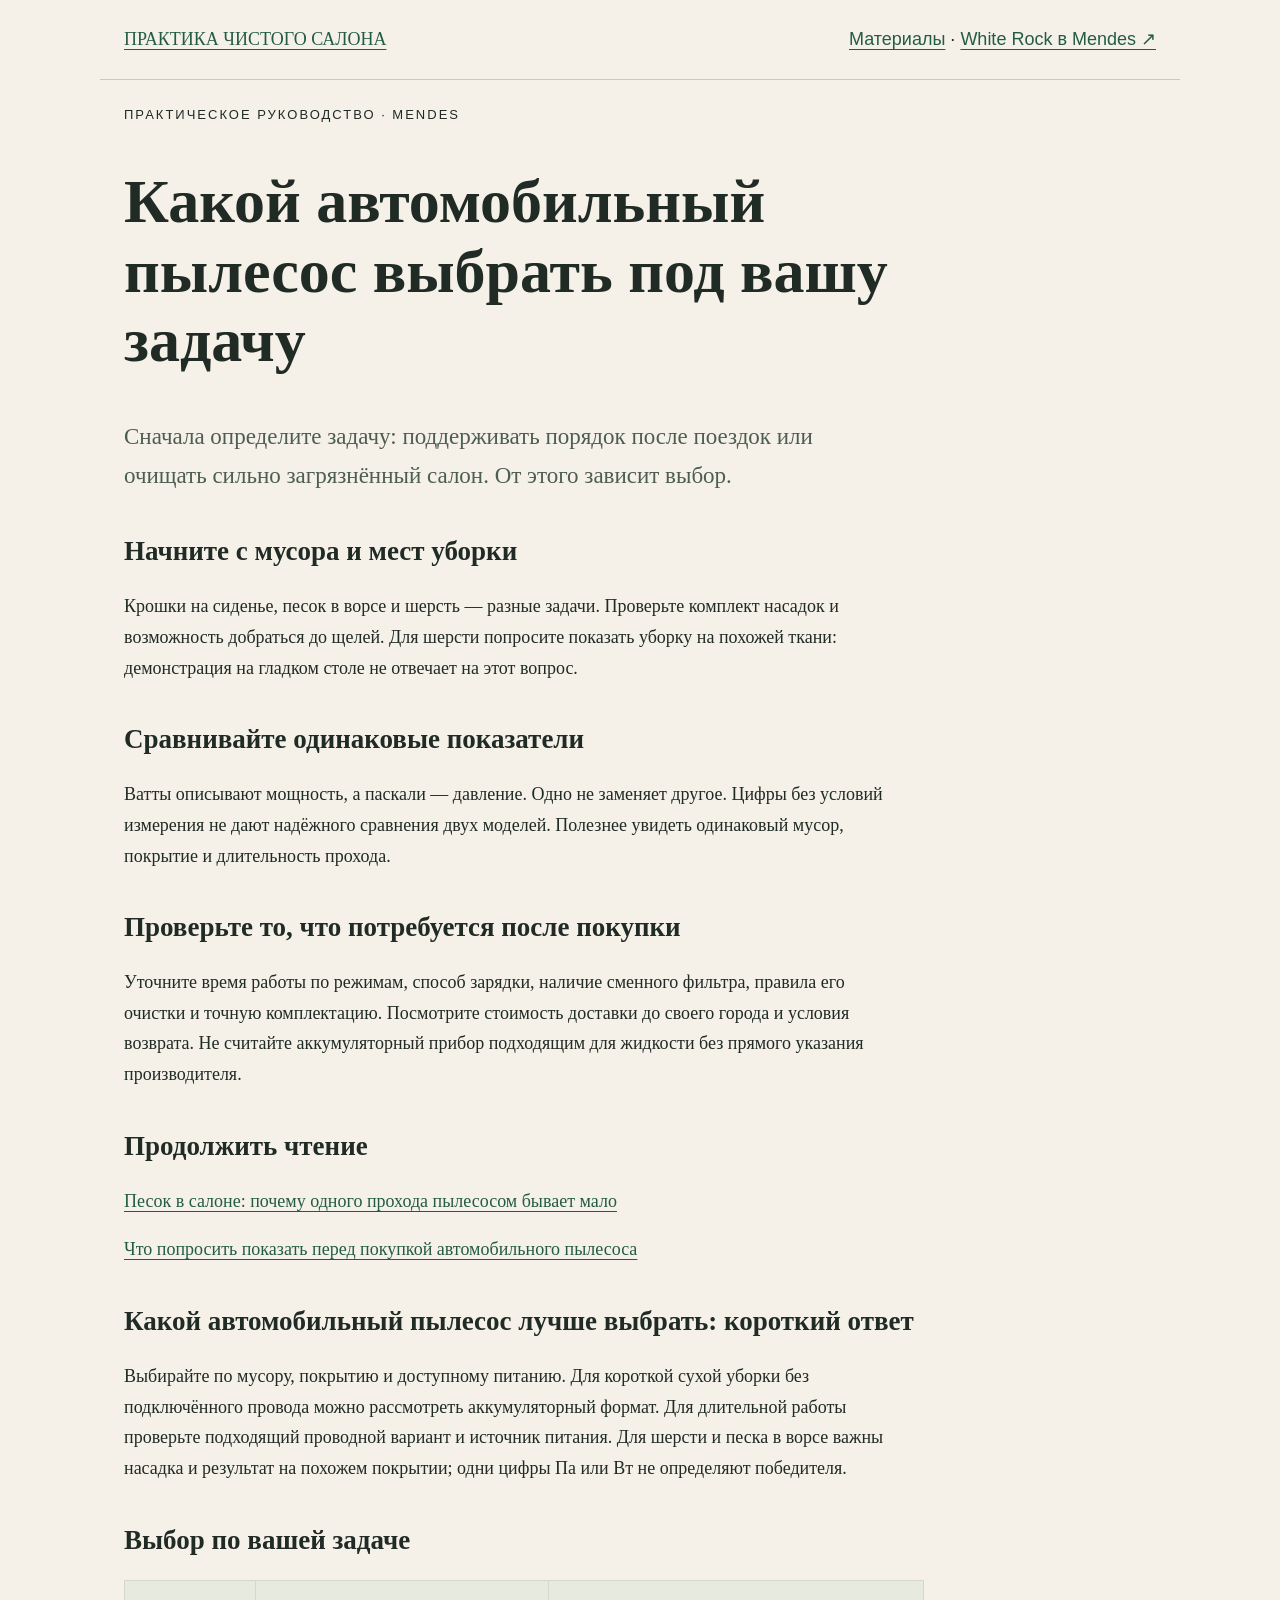
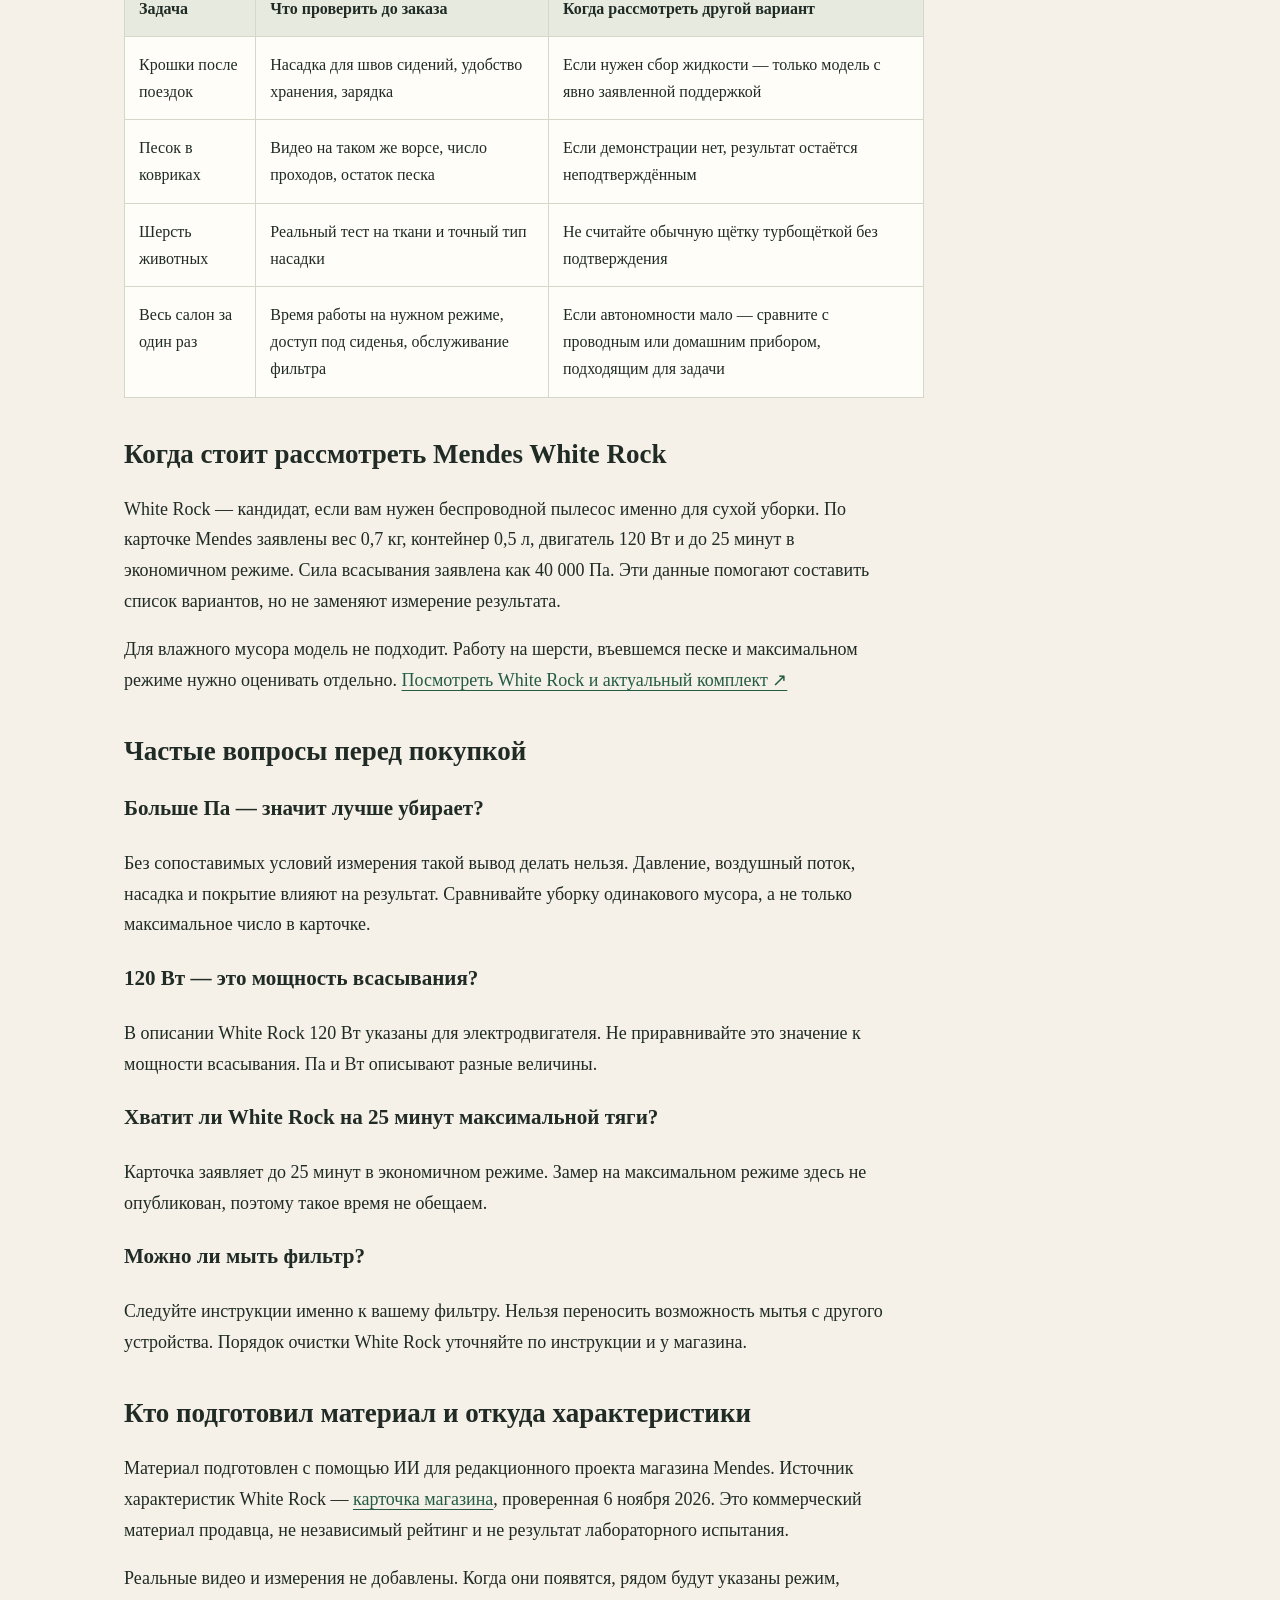
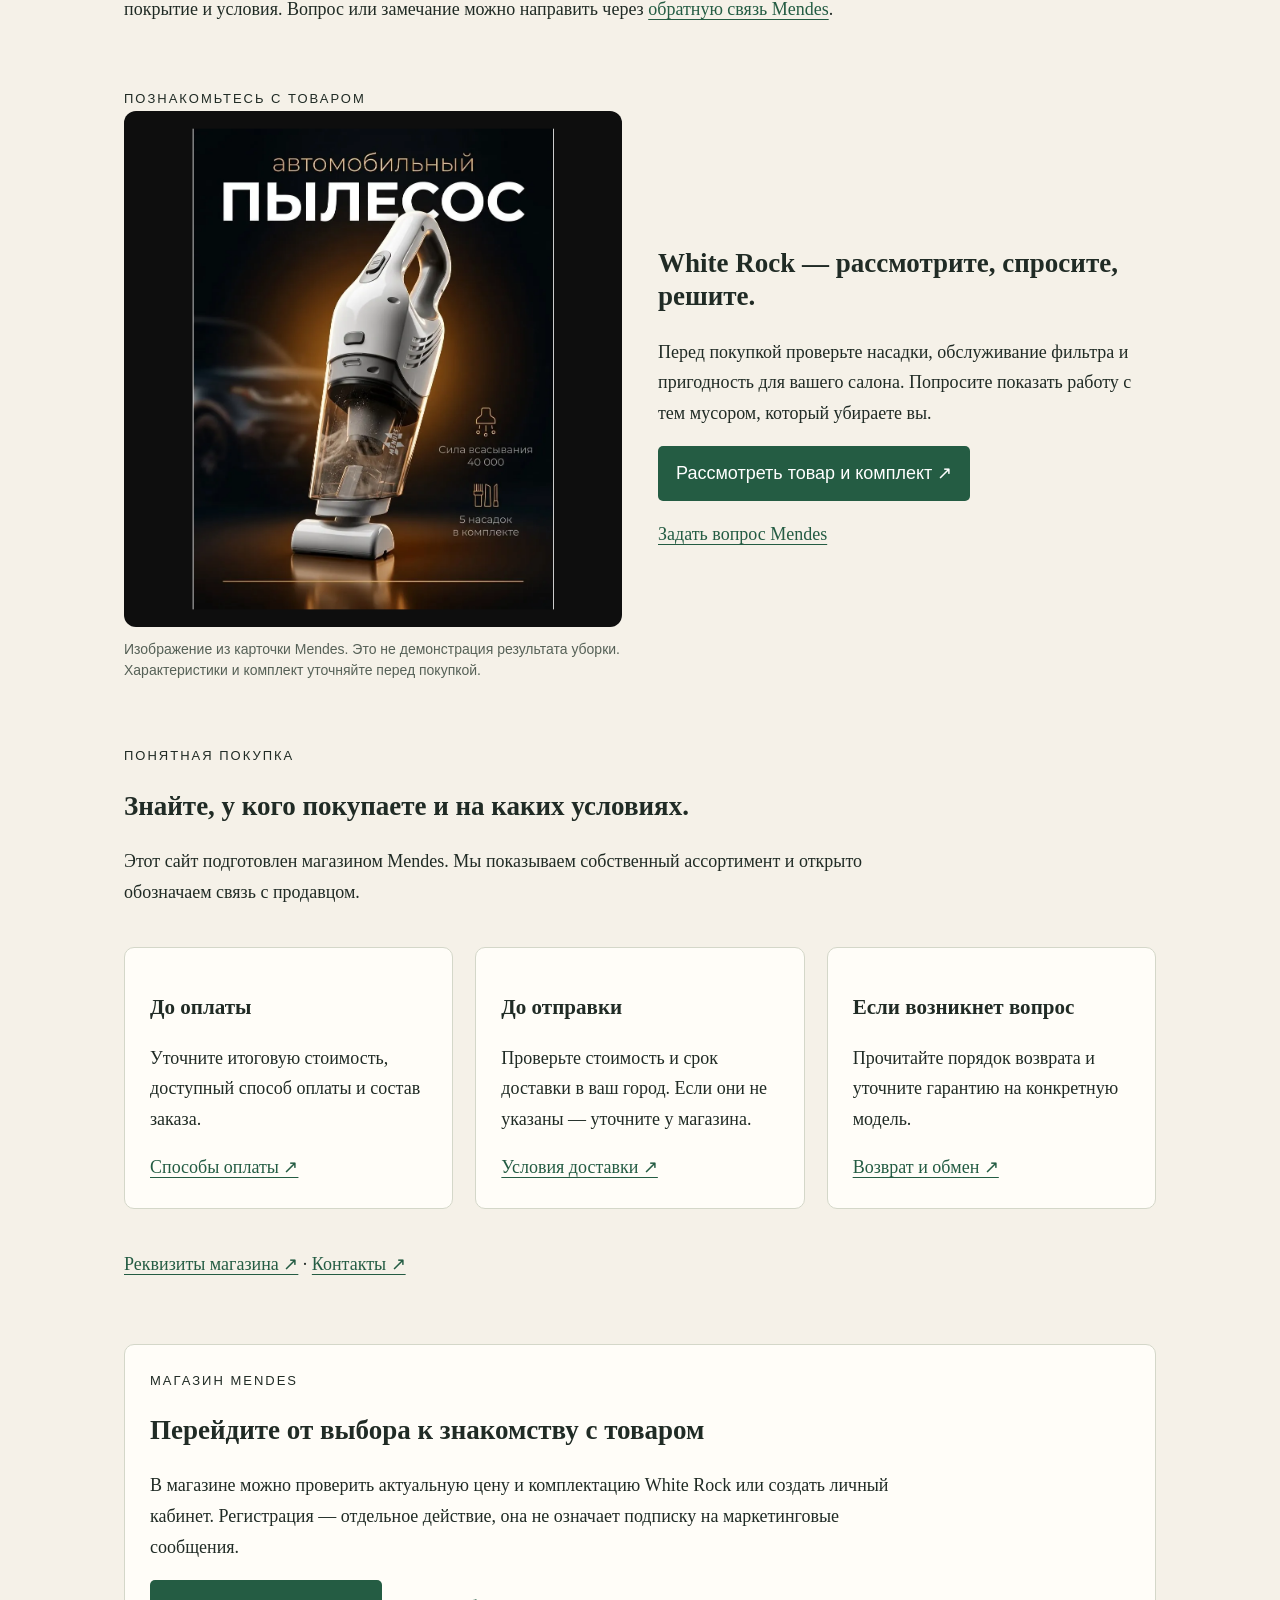
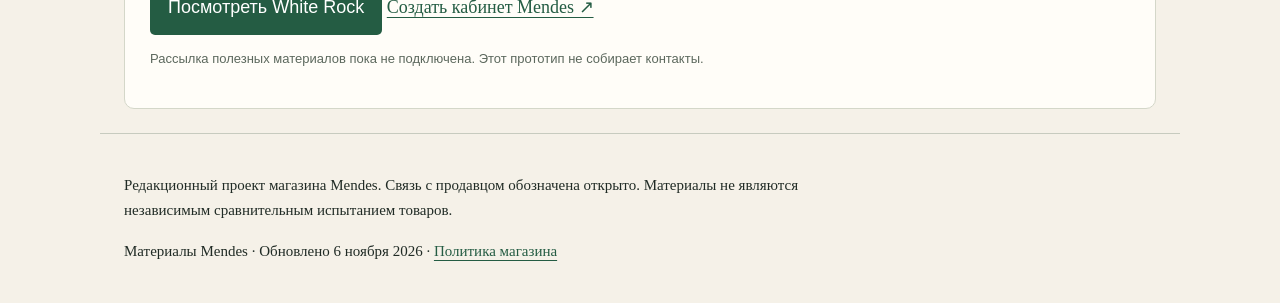
<file: vybor-pylesosa.html>
<!doctype html><html lang="ru"><head><meta charset="utf-8"><meta name="viewport" content="width=device-width,initial-scale=1"><meta name="robots" content="index,follow"><title>Какой автомобильный пылесос выбрать: задачи, питание и White Rock</title><meta name="description" content="Выбор автопылесоса для крошек, песка и шерсти: критерии сравнения, ограничения и заявленные характеристики Mendes White Rock."><link rel="stylesheet" href="style.css"><link rel="canonical" href="https://albertshagaldyan1-pixel.github.io/vybor-pylesosa.html"><script type="application/ld+json">{"@context": "https://schema.org", "@type": "Article", "name": "Какой автомобильный пылесос выбрать: задачи, питание и White Rock", "url": "https://albertshagaldyan1-pixel.github.io/vybor-pylesosa.html", "inLanguage": "ru", "publisher": {"@type": "Organization", "name": "Mendes", "url": "https://mendesrus.ru"}, "headline": "Какой автомобильный пылесос выбрать под вашу задачу", "author": {"@type": "Organization", "name": "Редакция Mendes"}, "mainEntityOfPage": "https://albertshagaldyan1-pixel.github.io/vybor-pylesosa.html", "dateModified": "2026-11-06"}</script></head><body><header><a href="/">ПРАКТИКА ЧИСТОГО САЛОНА</a><nav><a href="/#materials">Материалы</a> · <a href="https://mendesrus.ru/pylesos-avtomobilnyy/whiterock01?utm_source=clean_salon&utm_medium=referral&utm_campaign=content_pilot">White Rock в Mendes ↗</a></nav></header><main><div class="reading"><div class="eyebrow">Практическое руководство · Mendes</div><h1>Какой автомобильный пылесос выбрать под вашу задачу</h1><p class="lead">Сначала определите задачу: поддерживать порядок после поездок или очищать сильно загрязнённый салон. От этого зависит выбор.</p><section><h2>Начните с мусора и мест уборки</h2><p>Крошки на сиденье, песок в ворсе и шерсть — разные задачи. Проверьте комплект насадок и возможность добраться до щелей. Для шерсти попросите показать уборку на похожей ткани: демонстрация на гладком столе не отвечает на этот вопрос.</p></section><section><h2>Сравнивайте одинаковые показатели</h2><p>Ватты описывают мощность, а паскали — давление. Одно не заменяет другое. Цифры без условий измерения не дают надёжного сравнения двух моделей. Полезнее увидеть одинаковый мусор, покрытие и длительность прохода.</p></section><section><h2>Проверьте то, что потребуется после покупки</h2><p>Уточните время работы по режимам, способ зарядки, наличие сменного фильтра, правила его очистки и точную комплектацию. Посмотрите стоимость доставки до своего города и условия возврата. Не считайте аккумуляторный прибор подходящим для жидкости без прямого указания производителя.</p></section><h2>Продолжить чтение</h2><p><a href="/pesok-v-salone.html">Песок в салоне: почему одного прохода пылесосом бывает мало</a></p><p><a href="/proverka-pered-pokupkoy.html">Что попросить показать перед покупкой автомобильного пылесоса</a></p><section aria-labelledby="quick-answer"><h2 id="quick-answer">Какой автомобильный пылесос лучше выбрать: короткий ответ</h2><p>Выбирайте по мусору, покрытию и доступному питанию. Для короткой сухой уборки без подключённого провода можно рассмотреть аккумуляторный формат. Для длительной работы проверьте подходящий проводной вариант и источник питания. Для шерсти и песка в ворсе важны насадка и результат на похожем покрытии; одни цифры Па или Вт не определяют победителя.</p></section>
<section><h2>Выбор по вашей задаче</h2><div class="table-wrap"><table><thead><tr><th>Задача</th><th>Что проверить до заказа</th><th>Когда рассмотреть другой вариант</th></tr></thead><tbody><tr><td>Крошки после поездок</td><td>Насадка для швов сидений, удобство хранения, зарядка</td><td>Если нужен сбор жидкости — только модель с явно заявленной поддержкой</td></tr><tr><td>Песок в ковриках</td><td>Видео на таком же ворсе, число проходов, остаток песка</td><td>Если демонстрации нет, результат остаётся неподтверждённым</td></tr><tr><td>Шерсть животных</td><td>Реальный тест на ткани и точный тип насадки</td><td>Не считайте обычную щётку турбощёткой без подтверждения</td></tr><tr><td>Весь салон за один раз</td><td>Время работы на нужном режиме, доступ под сиденья, обслуживание фильтра</td><td>Если автономности мало — сравните с проводным или домашним прибором, подходящим для задачи</td></tr></tbody></table></div></section>
<section><h2>Когда стоит рассмотреть Mendes White Rock</h2><p>White Rock — кандидат, если вам нужен беспроводной пылесос именно для сухой уборки. По карточке Mendes заявлены вес 0,7 кг, контейнер 0,5 л, двигатель 120 Вт и до 25 минут в экономичном режиме. Сила всасывания заявлена как 40 000 Па. Эти данные помогают составить список вариантов, но не заменяют измерение результата.</p><p>Для влажного мусора модель не подходит. Работу на шерсти, въевшемся песке и максимальном режиме нужно оценивать отдельно. <a href="https://mendesrus.ru/pylesos-avtomobilnyy/whiterock01?utm_source=clean_salon&amp;utm_medium=referral&amp;utm_campaign=content_pilot&amp;utm_content=vybor-pylesosa">Посмотреть White Rock и актуальный комплект ↗</a></p></section>
<section><h2>Частые вопросы перед покупкой</h2><h3>Больше Па — значит лучше убирает?</h3><p>Без сопоставимых условий измерения такой вывод делать нельзя. Давление, воздушный поток, насадка и покрытие влияют на результат. Сравнивайте уборку одинакового мусора, а не только максимальное число в карточке.</p><h3>120 Вт — это мощность всасывания?</h3><p>В описании White Rock 120 Вт указаны для электродвигателя. Не приравнивайте это значение к мощности всасывания. Па и Вт описывают разные величины.</p><h3>Хватит ли White Rock на 25 минут максимальной тяги?</h3><p>Карточка заявляет до 25 минут в экономичном режиме. Замер на максимальном режиме здесь не опубликован, поэтому такое время не обещаем.</p><h3>Можно ли мыть фильтр?</h3><p>Следуйте инструкции именно к вашему фильтру. Нельзя переносить возможность мытья с другого устройства. Порядок очистки White Rock уточняйте по инструкции и у магазина.</p></section>
<section><h2>Кто подготовил материал и откуда характеристики</h2><p>Материал подготовлен с помощью ИИ для редакционного проекта магазина Mendes. Источник характеристик White Rock — <a href="https://mendesrus.ru/pylesos-avtomobilnyy/whiterock01">карточка магазина</a>, проверенная 6 ноября 2026. Это коммерческий материал продавца, не независимый рейтинг и не результат лабораторного испытания.</p><p>Реальные видео и измерения не добавлены. Когда они появятся, рядом будут указаны режим, покрытие и условия. Вопрос или замечание можно направить через <a href="https://mendesrus.ru/obratnaya-svyaz">обратную связь Mendes</a>.</p></section></div><section class="funnel" aria-labelledby="meet"><div class="eyebrow">Познакомьтесь с товаром</div><div class="product-intro"><figure><img src="assets/white-rock.png" width="1241" height="1288" loading="lazy" alt="White Rock: изображение пылесоса из материалов Mendes"><figcaption>Изображение из карточки Mendes. Это не демонстрация результата уборки. Характеристики и комплект уточняйте перед покупкой.</figcaption></figure><div><h2 id="meet">White Rock — рассмотрите, спросите, решите.</h2><p>Перед покупкой проверьте насадки, обслуживание фильтра и пригодность для вашего салона. Попросите показать работу с тем мусором, который убираете вы.</p><a class="button" href="https://mendesrus.ru/pylesos-avtomobilnyy/whiterock01?utm_source=clean_salon&amp;utm_medium=referral&amp;utm_campaign=content_pilot">Рассмотреть товар и комплект ↗</a><p><a href="https://mendesrus.ru/obratnaya-svyaz">Задать вопрос Mendes</a></p></div></div></section><section class="funnel" aria-labelledby="trust"><div class="eyebrow">Понятная покупка</div><h2 id="trust">Знайте, у кого покупаете и на каких условиях.</h2><p>Этот сайт подготовлен магазином Mendes. Мы показываем собственный ассортимент и открыто обозначаем связь с продавцом.</p><div class="grid"><article><h3>До оплаты</h3><p>Уточните итоговую стоимость, доступный способ оплаты и состав заказа.</p><a href="https://mendesrus.ru/oplata">Способы оплаты ↗</a></article><article><h3>До отправки</h3><p>Проверьте стоимость и срок доставки в ваш город. Если они не указаны — уточните у магазина.</p><a href="https://mendesrus.ru/dostavka">Условия доставки ↗</a></article><article><h3>Если возникнет вопрос</h3><p>Прочитайте порядок возврата и уточните гарантию на конкретную модель.</p><a href="https://mendesrus.ru/vozvrat">Возврат и обмен ↗</a></article></div><p><a href="https://mendesrus.ru/rekvizity">Реквизиты магазина ↗</a> · <a href="https://mendesrus.ru/kontakty">Контакты ↗</a></p></section><aside class="cta"><div class="eyebrow">Магазин Mendes</div><h2>Перейдите от выбора к знакомству с товаром</h2><p>В магазине можно проверить актуальную цену и комплектацию White Rock или создать личный кабинет. Регистрация — отдельное действие, она не означает подписку на маркетинговые сообщения.</p><a class="button" href="https://mendesrus.ru/pylesos-avtomobilnyy/whiterock01?utm_source=clean_salon&utm_medium=referral&utm_campaign=content_pilot">Посмотреть White Rock</a> <a href="https://mendesrus.ru/account/register?utm_source=clean_salon&utm_medium=referral&utm_campaign=content_pilot">Создать кабинет Mendes ↗</a><p class="tag">Рассылка полезных материалов пока не подключена. Этот прототип не собирает контакты.</p></aside></main><footer><p>Редакционный проект магазина Mendes. Связь с продавцом обозначена открыто. Материалы не являются независимым сравнительным испытанием товаров.</p><p>Материалы Mendes · Обновлено 6 ноября 2026 · <a href="https://mendesrus.ru/politika-konfidencialnosti">Политика магазина</a></p></footer></body></html>
</file>
<file: style.css>
*{box-sizing:border-box}body{margin:0;background:#f5f1e8;color:#202b25;font:18px/1.7 Georgia,serif}header,main,footer{max-width:1080px;margin:auto;padding:24px}header{display:flex;justify-content:space-between;gap:20px;border-bottom:1px solid #c7cbbf}a{color:#245c43;text-underline-offset:4px}h1{font-size:clamp(32px,6vw,62px);line-height:1.12;max-width:900px}h2{line-height:1.25}p{max-width:760px}.eyebrow,nav,.tag,.button{font-family:Arial,sans-serif}.eyebrow{font-size:13px;letter-spacing:2px;text-transform:uppercase}.lead{font-size:23px;color:#4d5e51}.grid{display:grid;grid-template-columns:repeat(3,1fr);gap:22px;margin:40px 0}article,.cta{padding:25px;background:#fffdf8;border:1px solid #d4d7c9;border-radius:10px}article h2{font-size:25px}.button{display:inline-block;padding:12px 18px;background:#245c43;color:white;border-radius:5px;text-decoration:none}.tag{font-size:13px;color:#5c685d}.note{padding:14px;border-left:3px solid #9d793e;font-size:16px}.reading{max-width:800px}.reading h2{margin-top:40px}footer{border-top:1px solid #c7cbbf;font-size:15px}@media(max-width:720px){.grid{grid-template-columns:1fr}header{flex-direction:column}main{padding:20px}.lead{font-size:20px}}

.funnel{margin:64px 0}.product-intro{display:grid;grid-template-columns:1fr 1fr;align-items:center;gap:36px}.product-intro figure{margin:0;min-width:0}.product-intro img{display:block;width:100%;height:auto;border-radius:12px}figcaption{font:14px/1.5 Arial,sans-serif;color:#566157;margin-top:12px}.funnel h3{line-height:1.3}.button:focus-visible,a:focus-visible{outline:3px solid #b27e2d;outline-offset:4px}@media(max-width:720px){.product-intro{grid-template-columns:1fr;gap:20px}.funnel{margin:40px 0}}

.table-wrap{overflow-x:auto}table{border-collapse:collapse;width:100%;font-size:16px;background:#fffdf8}caption{text-align:left;font-size:14px;margin-bottom:12px}th,td{padding:14px;text-align:left;vertical-align:top;border:1px solid #d4d7c9}th{background:#e7ebdf}li{margin-bottom:12px}
</file>
